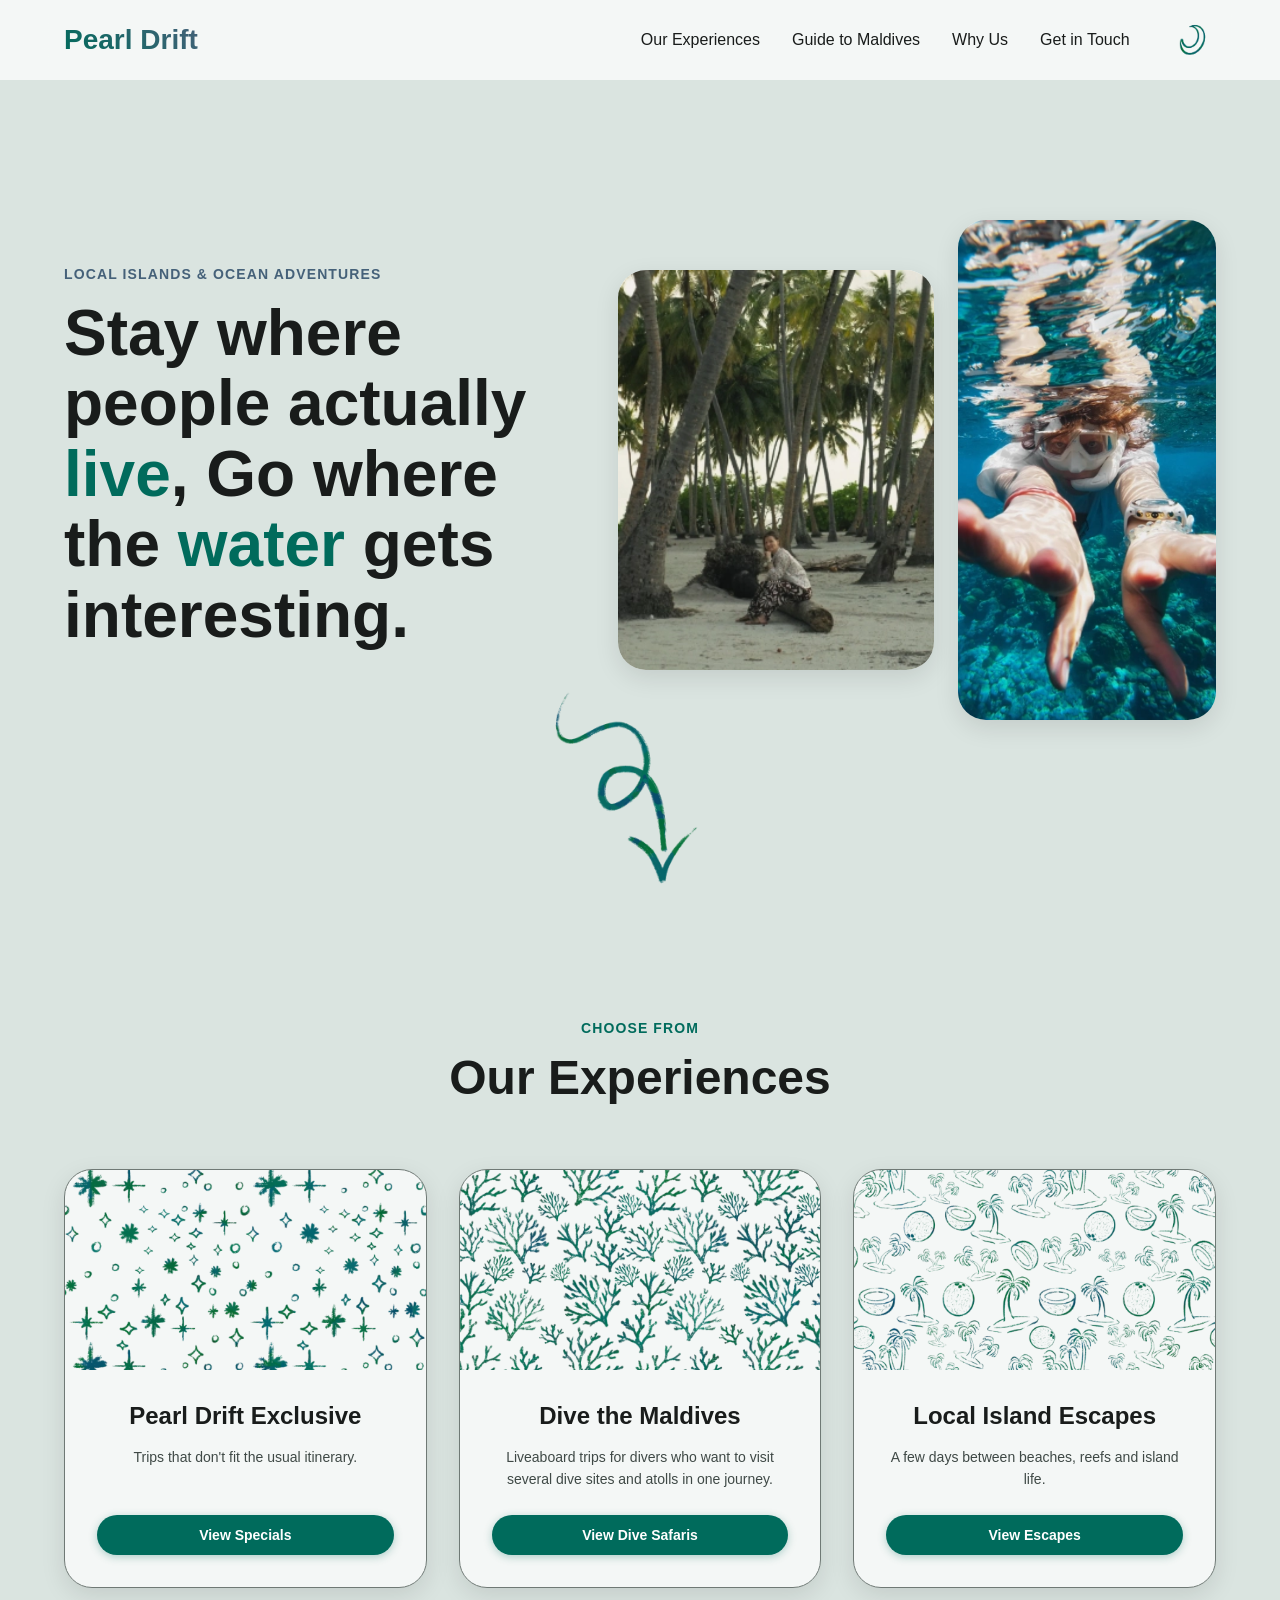
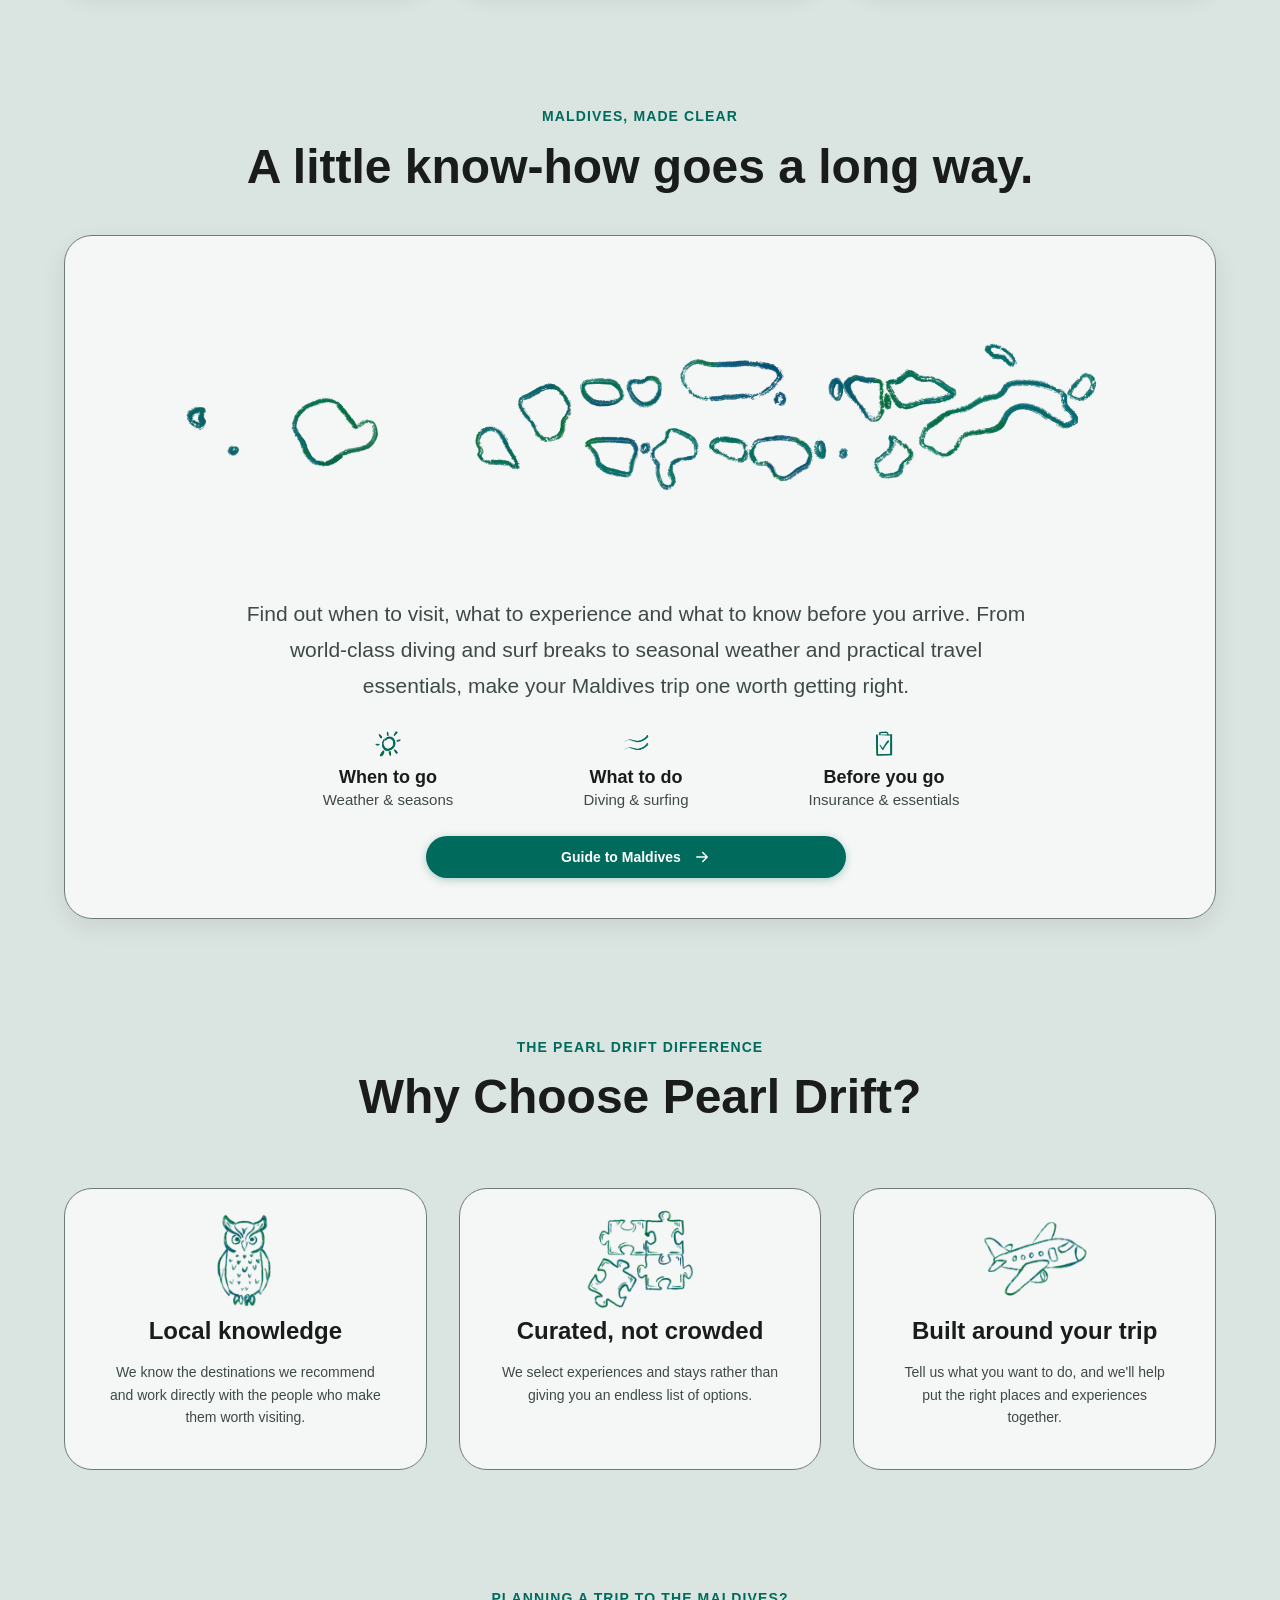
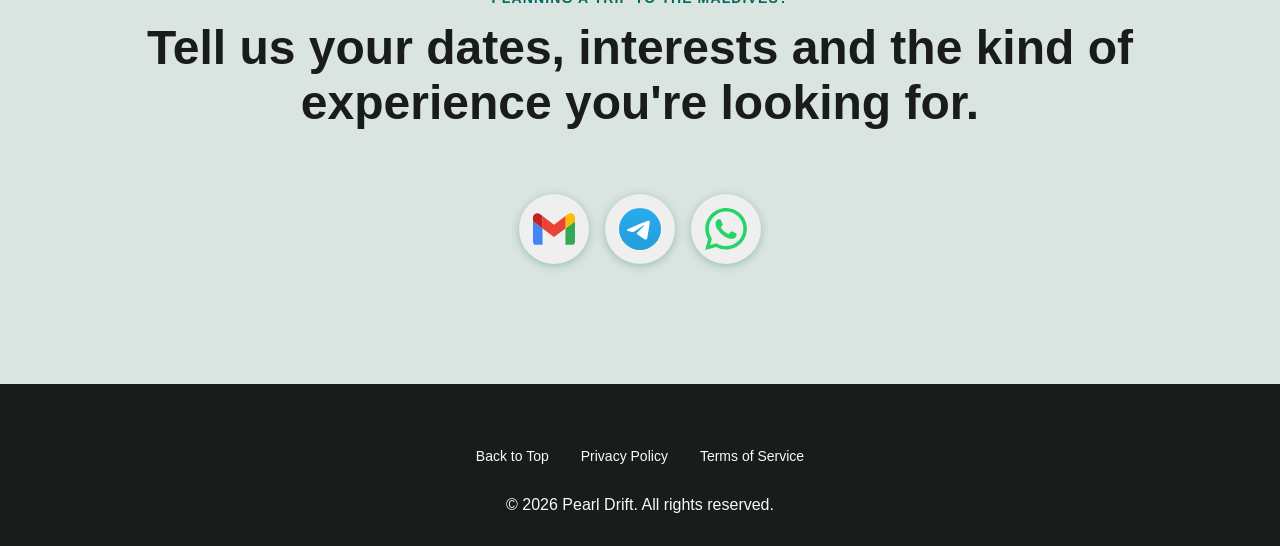
<file: index.html>
<!DOCTYPE html>
<html lang="en">
<head>
    <meta charset="UTF-8">
    <meta name="viewport" content="width=device-width, initial-scale=1.0">
    <title>Pearl Drift Tours</title>
    <link rel="icon" type="image/svg+xml" href="images/favi.svg">
    <link rel="stylesheet" href="css/common.css">
    <link rel="stylesheet" href="css/index.css">
</head>
<body>
    <header>
        <nav>
            <div class="nav-left">
                <a class="logo" href="index.html#home">Pearl Drift</a>
            </div>
            <div class="nav-controls">
                <button class="theme-toggle" onclick="toggleTheme()" aria-label="Toggle theme">
                    <img class="theme-icon" src="images/sm/moon.webp">
                </button>
                <button class="mobile-menu-toggle" aria-label="Open menu" aria-controls="nav-links" aria-expanded="false">
                    <span id="menu-icon" aria-hidden="true">☰</span>
                </button>
            </div>
            <ul class="nav-links" id="nav-links">
                <li class="mobile-menu-heading">
                    <div>
                        <span class="mobile-menu-eyebrow">Pearl Drift</span>
                        <span class="mobile-menu-title">Explore the islands</span>
                    </div>
                </li>
                <li><a href="#tours">Our Experiences</a></li>
                <li><a href="mald.html">Guide to Maldives</a></li>
                <li><a href="#about">Why Us</a></li>
                <li class="nav-cta"><a href="#contactUs">Get in Touch <span class="nav-cta-arrow" aria-hidden="true">→</span></a></li>
            </ul>
        </nav>
    </header>

    <section class="hero" id="home" aria-labelledby="hero-title">
        <div class="hero-content">
            <p class="section-kicker hero-kicker">Local islands & ocean adventures</p>
            <h1 id="hero-title">Stay where people actually <em>live</em>, Go where the <em>water</em> gets interesting.</h1>
        </div>
        <div class="hero-gallery" role="group" aria-label="Explore the Maldives">
            <div class="hero-image-card hero-image-card-landscape">
                <img class="hero-gallery-image" src="images/hero/heroL3s.webp" data-light-src="images/hero/heroL3s.webp" data-dark-src="images/hero/heroD3s.webp" alt="A sandy island beach shaded by palm trees">
            </div>
            <div class="hero-image-card hero-image-card-portrait">
                <img class="hero-gallery-image" src="images/hero/heroLs.webp" data-light-src="images/hero/heroLs.webp" data-dark-src="images/hero/heroDs.webp" alt="A diver swimming through clear tropical water">
            </div>
        </div>
        <a class="hero-scroll" href="#tours" aria-label="Scroll down to Our Experiences" onclick="event.preventDefault(); scrollToSection('tours')">
            <img class="hero-scroll-image" src="images/hero/arrL.webp" data-light-src="images/hero/arrL.webp" data-dark-src="images/hero/arrD.webp" alt="">
        </a>
    </section>
    <section class="tours" id="tours">
        <div class="tours-container">
            <p class="section-kicker">Choose From</p>
            <h2>Our Experiences</h2>
            <div class="tours-grid">
                <div class="tour-card">
                    <div class="tour-image">
                        <img class="tour-background" data-light-src="images/tcard/spe/specL.webp" data-dark-src="images/tcard/spe/specD.webp" src="images/tcard/spe/specL.webp" alt="A repeating illustration of palm trees and tropical foliage.">
                    </div>
                    <div class="tour-content">
                        <h3>Pearl Drift Exclusive </h3>
                        <p>Trips that don't fit the usual itinerary.</p>
                        <button class="learn-more-button" onclick="window.location.href='spec.html'">View Specials</button>
                    </div>
                </div>
                <div class="tour-card">
                    <div class="tour-image"><img class="tour-background" data-light-src="images/tcard/cor/corL.webp" data-dark-src="images/tcard/cor/corD.webp" src="images/tcard/cor/corL.webp" alt="A colorful coral reef beneath the water."></div>
                    <div class="tour-content">
                        <h3> Dive the Maldives </h3>
                        <p>Liveaboard trips for divers who want to visit several dive sites and atolls in one journey.</p>
                        <button class="learn-more-button" onclick="window.location.href='divesaf.html'">View Dive Safaris</button>
                    </div>
                </div>
                <div class="tour-card">
                    <div class="tour-image">
                        <img class="tour-background" data-light-src="images/tcard/pal/palL.webp" data-dark-src="images/tcard/pal/palD.webp" src="images/tcard/pal/palL.webp" alt="Illustrated tropical islands with palm trees and coconuts.">
                    </div>
                    <div class="tour-content">
                        <h3>Local Island Escapes</h3>
                        <p>A few days between beaches, reefs and island life.</p>
                        <button class="learn-more-button" onclick="window.location.href='local.html'">View Escapes</button>
                    </div>
                    </div>
            </div>
        </div>
    </section>

    <section class="maldives-teaser" aria-labelledby="maldives-teaser-title">
        <div class="maldives-teaser-heading">
            <p class="maldives-teaser-kicker">Maldives, made clear</p>
            <h2 id="maldives-teaser-title">A little know-how goes a long way.</h2>
        </div>
        <div class="maldives-teaser-container">
            <div class="maldives-teaser-image-frame">
                <img class="maldives-teaser-image" data-light-src="images/mald/maldL.webp" data-dark-src="images/mald/maldD.webp" src="images/mald/maldL.webp" alt="Maldives island scenery" loading="lazy">
            </div>
            <div class="maldives-teaser-content">
                <p class="maldives-teaser-intro">Find out when to visit, what to experience and what to know before you arrive. From world-class diving and surf breaks to seasonal weather and practical travel essentials, make your Maldives trip one worth getting right.</p>
                <div class="maldives-teaser-highlights">
                    <div class="maldives-teaser-highlight">
                        <span class="maldives-teaser-icon" aria-hidden="true">
                            <img src="images/ico/blog/jmL.webp" data-light-src="images/ico/blog/jmL.webp" data-dark-src="images/ico/blog/jmD.webp" alt="">
                        </span>
                        <strong>When to go</strong>
                        <span>Weather &amp; seasons</span>
                    </div>
                    <div class="maldives-teaser-highlight">
                        <span class="maldives-teaser-icon" aria-hidden="true">
                            <img src="images/ico/blog/winL.webp" data-light-src="images/ico/blog/winL.webp" data-dark-src="images/ico/blog/winD.webp" alt="">
                        </span>
                        <strong>What to do</strong>
                        <span>Diving &amp; surfing</span>
                    </div>
                    <div class="maldives-teaser-highlight">
                        <span class="maldives-teaser-icon" aria-hidden="true">
                            <img src="images/ico/blog/cliL.webp" data-light-src="images/ico/blog/cliL.webp" data-dark-src="images/ico/blog/cliD.webp" alt="">
                        </span>
                        <strong>Before you go</strong>
                        <span>Insurance &amp; essentials</span>
                    </div>
                </div>
                <a class="maldives-teaser-button" href="mald.html">
                    Guide to Maldives
                    <svg viewBox="0 0 24 24" aria-hidden="true"><path d="M5 12h14m-6-6 6 6-6 6"></path></svg>
                </a>
            </div>
        </div>
    </section>

    <section class="features" id="about">
        <div class="features-container">
            <p class="section-kicker">The Pearl Drift difference</p>
            <h2>Why Choose Pearl Drift?</h2>
            <div class="features-grid">
                <div class="feature-card">
                    <div class="feature-icon"><img class="feature-theme-icon" src="images/ico/abt/owlL.webp" data-light-src="images/ico/abt/owlL.webp" data-dark-src="images/ico/abt/owlD.webp"></div>
                    <h3>Local knowledge</h3>
                    <p>We know the destinations we recommend and work directly with the people who make them worth visiting.</p>
                </div>
                <div class="feature-card">
                    <div class="feature-icon"><img class="feature-theme-icon" src="images/ico/abt/puzzL.webp" data-light-src="images/ico/abt/puzzL.webp" data-dark-src="images/ico/abt/puzzD.webp"></div>
                    <h3>Curated, not crowded</h3>
                    <p>We select experiences and stays rather than giving you an endless list of options.</p>
                </div>
                <div class="feature-card">
                    <div class="feature-icon"><img class="feature-theme-icon" src="images/ico/abt/plaL.webp" data-light-src="images/ico/abt/plaL.webp" data-dark-src="images/ico/abt/plaD.webp"></div>
                    <h3>Built around your trip</h3>
                    <p>Tell us what you want to do, and we'll help put the right places and experiences together.</p>
                </div>
            </div>
        </div>
    </section>

    <section class="contact" id="contactUs">
        <div class="contact-container">
            <p class="section-kicker">Planning a trip to the maldives?</p>
            <h2>Tell us your dates, interests and the kind of experience you're looking for. </h2>
            <div class="contact-grid">
                <div class="contact-card">
                    <!-- <div class="feature-icon"><img class="feature-theme-icon" src="images/ico/contact/envL.webp" data-light-src="images/ico/contact/envL.webp" data-dark-src="images/ico/contact/envD.webp"></div>
                    <h3> </h3>
                    <br> -->
                        <div class="modal-buttons">
                            <button class="social-button" onclick="redirectContact('email')"><img src="images/ico/contact/gma.svg" alt="Email"></button>
                            <button class="social-button" onclick="redirectContact('telegram')"><img src="images/ico/contact/tele.svg" alt="Telegram"></button>
                            <button class="social-button" onclick="redirectContact('whatsapp')"><img src="images/ico/contact/wha.svg" alt="WhatsApp"></button>
                        </div>
                </div>
                
            </div>
        </div>
    </section>

    <footer id="contact">
        <div class="footer-content">
            <div class="footer-links">
                <a href="#home">Back to Top</a>
                <a href="privacy.html">Privacy Policy</a>
                <a href="terms.html">Terms of Service</a>
            </div>
            <p>&copy;  2026 Pearl Drift. All rights reserved.</p>
        </div>
    </footer>

    
</body>
<script>
        // Theme Management
        function toggleTheme() {
            const currentTheme = document.documentElement.getAttribute('data-theme');
            const newTheme = currentTheme === 'dark' ? 'light' : 'dark';
            
            document.documentElement.setAttribute('data-theme', newTheme);
            document.querySelectorAll('.theme-icon').forEach(img => {
                img.src = newTheme === 'dark' ? 'images/sm/sun.webp' : 'images/sm/moon.webp';
            });
            // Update hero image for the selected theme
            updateHeroImage(newTheme);
            // Save theme preference
            localStorage.setItem('theme', newTheme);
        }

        // Load saved theme
        function loadTheme() {
            const savedTheme = localStorage.getItem('theme') || 'light';
            document.documentElement.setAttribute('data-theme', savedTheme);
            document.querySelectorAll('.theme-icon').forEach(img => {
                img.src = savedTheme === 'dark' ? 'images/sm/sun.webp' : 'images/sm/moon.webp';
            });
            // Ensure hero image matches saved theme
            updateHeroImage(savedTheme);
        }

        // Update theme-specific images
        function updateHeroImage(theme) {
            document.querySelectorAll('.hero-gallery-image, .hero-scroll-image, .tour-background, .feature-theme-icon, .maldives-teaser-image, .maldives-teaser-icon img').forEach(image => {
                const source = image.dataset[`${theme}Src`];
                if (source) image.src = source;
            });
        }

        function updateTourDescriptionFade(paragraph) {
            const isScrollable = paragraph.scrollHeight > paragraph.clientHeight + 1;
            const isAtScrollEnd = paragraph.scrollTop + paragraph.clientHeight >= paragraph.scrollHeight - 1;

            paragraph.classList.toggle('is-scrollable', isScrollable);
            paragraph.classList.toggle('is-at-scroll-end', isScrollable && isAtScrollEnd);

            if (isScrollable) {
                paragraph.setAttribute('tabindex', '0');
            } else {
                paragraph.removeAttribute('tabindex');
            }
        }

        function setupTourDescriptionFades() {
            const paragraphs = document.querySelectorAll('.tour-content p');
            paragraphs.forEach(paragraph => {
                paragraph.addEventListener('scroll', () => updateTourDescriptionFade(paragraph), { passive: true });
                updateTourDescriptionFade(paragraph);
            });
            window.addEventListener('resize', () => paragraphs.forEach(updateTourDescriptionFade));
        }

        // Smooth scrolling
        function scrollToSection(sectionId) {
            document.getElementById(sectionId).scrollIntoView({
                behavior: 'smooth'
            });
        }

        // Header scroll effect
        window.addEventListener('scroll', () => {
            const header = document.querySelector('header');
            if (window.scrollY > 100) {
                header.style.boxShadow = '0 4px 20px rgba(0, 0, 0, 0.1)';
            } else {
                header.style.boxShadow = 'none';
            }
        });

        // Animate elements on scroll
        const observerOptions = {
            threshold: 0.1,
            rootMargin: '0px 0px -50px 0px'
        };

        const observer = new IntersectionObserver((entries) => {
            entries.forEach(entry => {
                if (entry.isIntersecting) {
                    entry.target.style.animationPlayState = 'running';
                }
            });
        }, observerOptions);

        // Observe all animatable elements
        document.querySelectorAll('.feature-card, .tour-card').forEach(el => {
            observer.observe(el);
        });

        // Add click interactions for navigation
        document.querySelectorAll('.nav-links a').forEach(link => {
            link.addEventListener('click', (e) => {
                const targetUrl = new URL(link.href);
                if (targetUrl.origin !== window.location.origin ||
                    targetUrl.pathname !== window.location.pathname ||
                    !targetUrl.hash) {
                    return;
                }

                const targetId = decodeURIComponent(targetUrl.hash.slice(1));
                const target = document.getElementById(targetId);
                if (!target) return;

                e.preventDefault();
                target.scrollIntoView({ behavior: 'smooth' });
            });
        });

        // Initialize theme on page load
        document.addEventListener('DOMContentLoaded', function() {
            loadTheme();
            setupTourDescriptionFades();
        });

        // Redirect to chosen contact method
function redirectContact(method) {
    if (method === 'email') {
        // Simple mobile detection
        const isMobile = /Android|iPhone|iPad|iPod/i.test(navigator.userAgent);

        if (isMobile) {
            // Open default mobile email app
            window.location.href = 'mailto:tinyislets@gmail.com?subject=Tour%20Enquiry&body=Hi%20Pearl%20Drift%2C%0A%0AI%27m%20interested%20in%20your%20tour%20packages.%20Please%20send%20me%20more%20details.';
        } else {
            // Open Gmail compose in desktop browser
            window.open(
                'https://mail.google.com/mail/?view=cm&fs=1&to=tinyislets@gmail.com&su=Tour%20Enquiry&body=Hi%20Pearl%20Drift%2C%0A%0AI%27m%20interested%20in%20your%20tour%20packages.%20Please%20send%20me%20more%20details.',
                '_blank'
            );
        }
    } else if (method === 'telegram') {
        window.open('https://t.me/pearlDrift', '_blank');
    } else if (method === 'whatsapp') {
        window.open('https://wa.me/message/65AGSTP42DCWM1', '_blank');
    }
}
    </script>
    <script src="js/mobile-menu.js"></script>
</html>
</file>
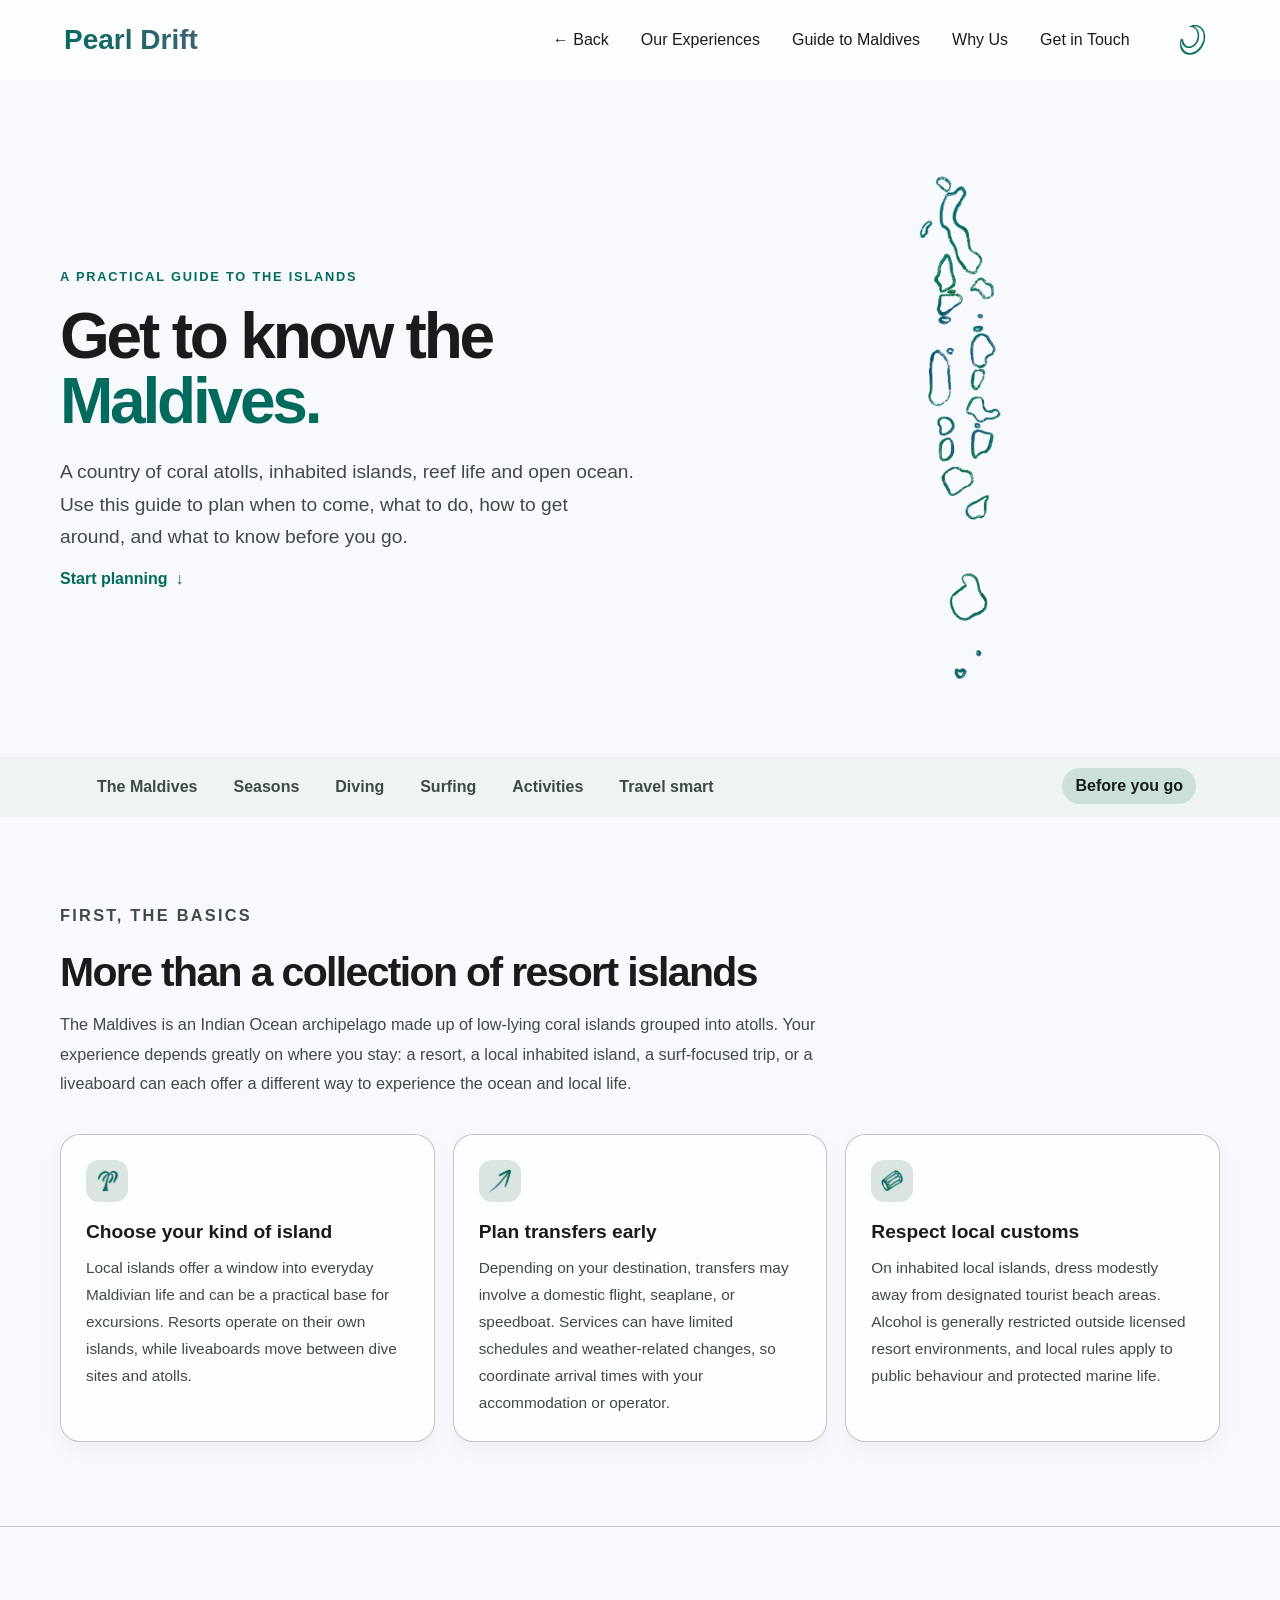
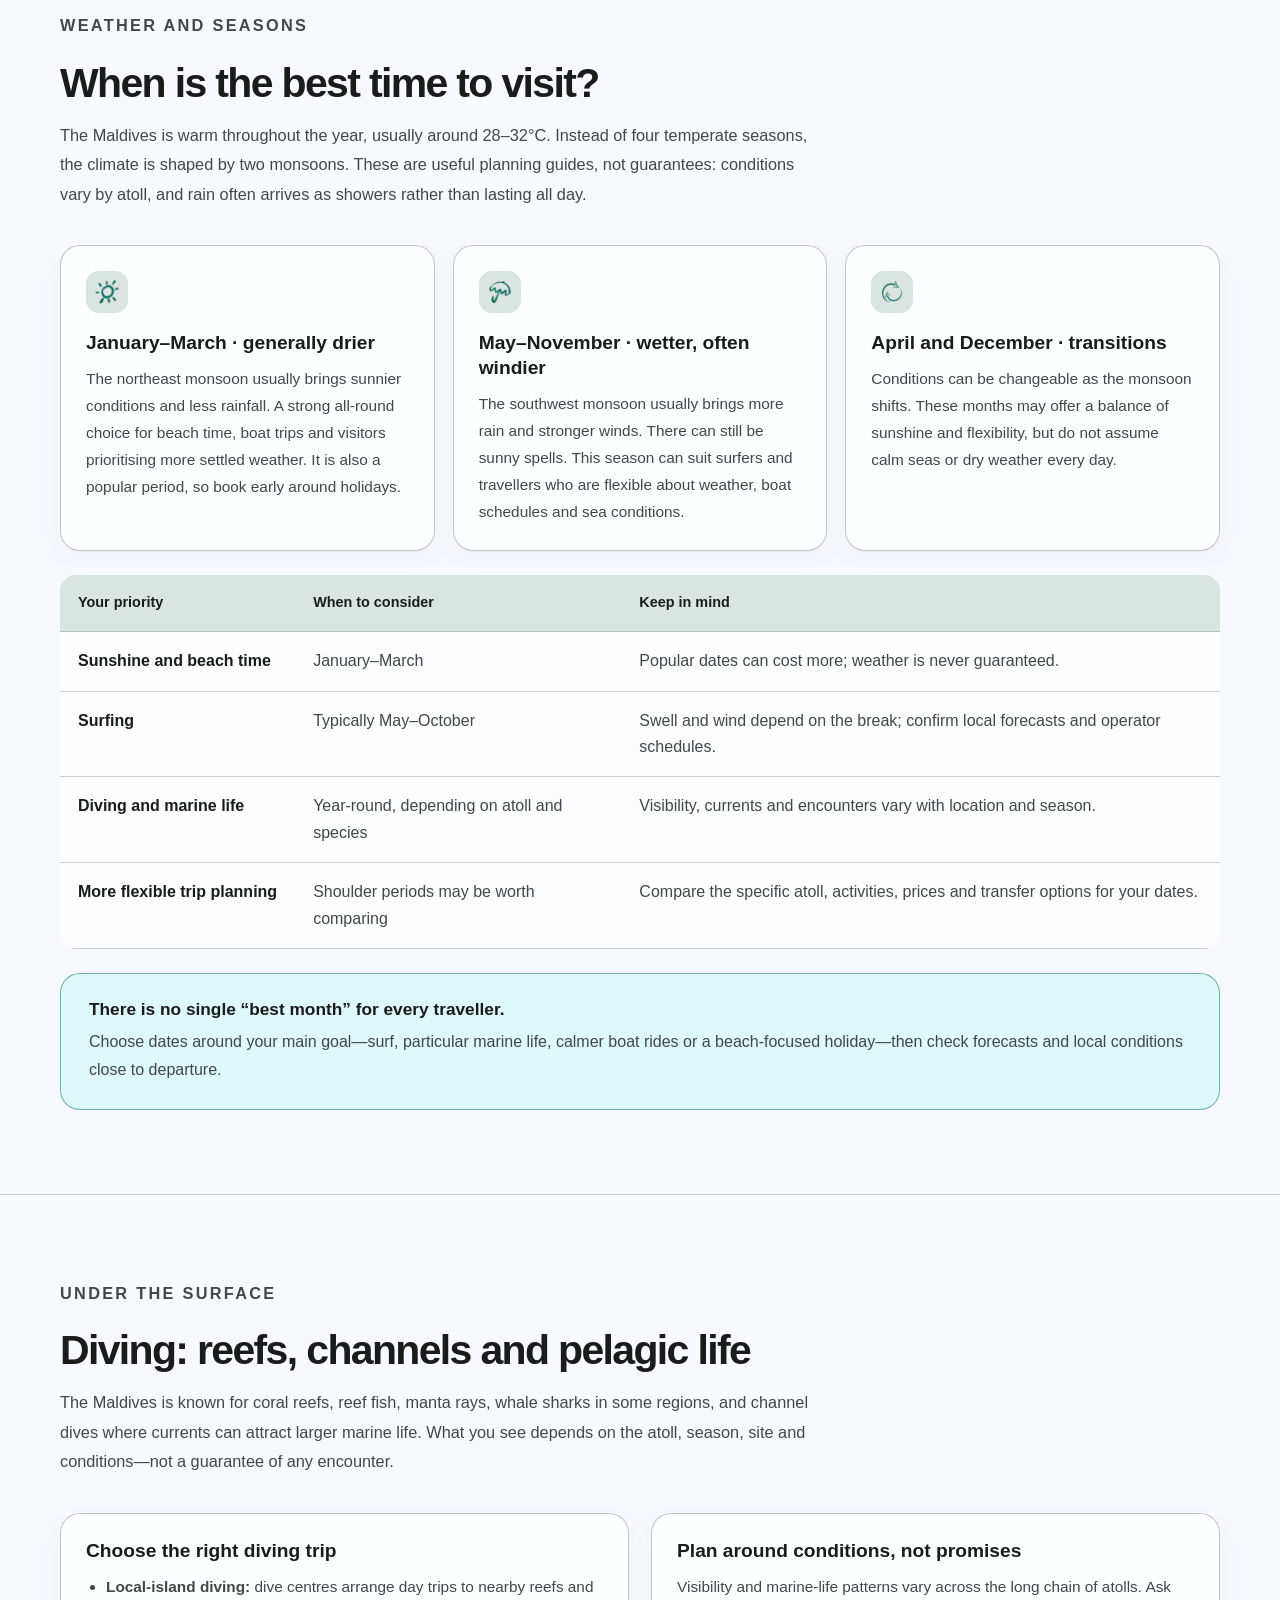
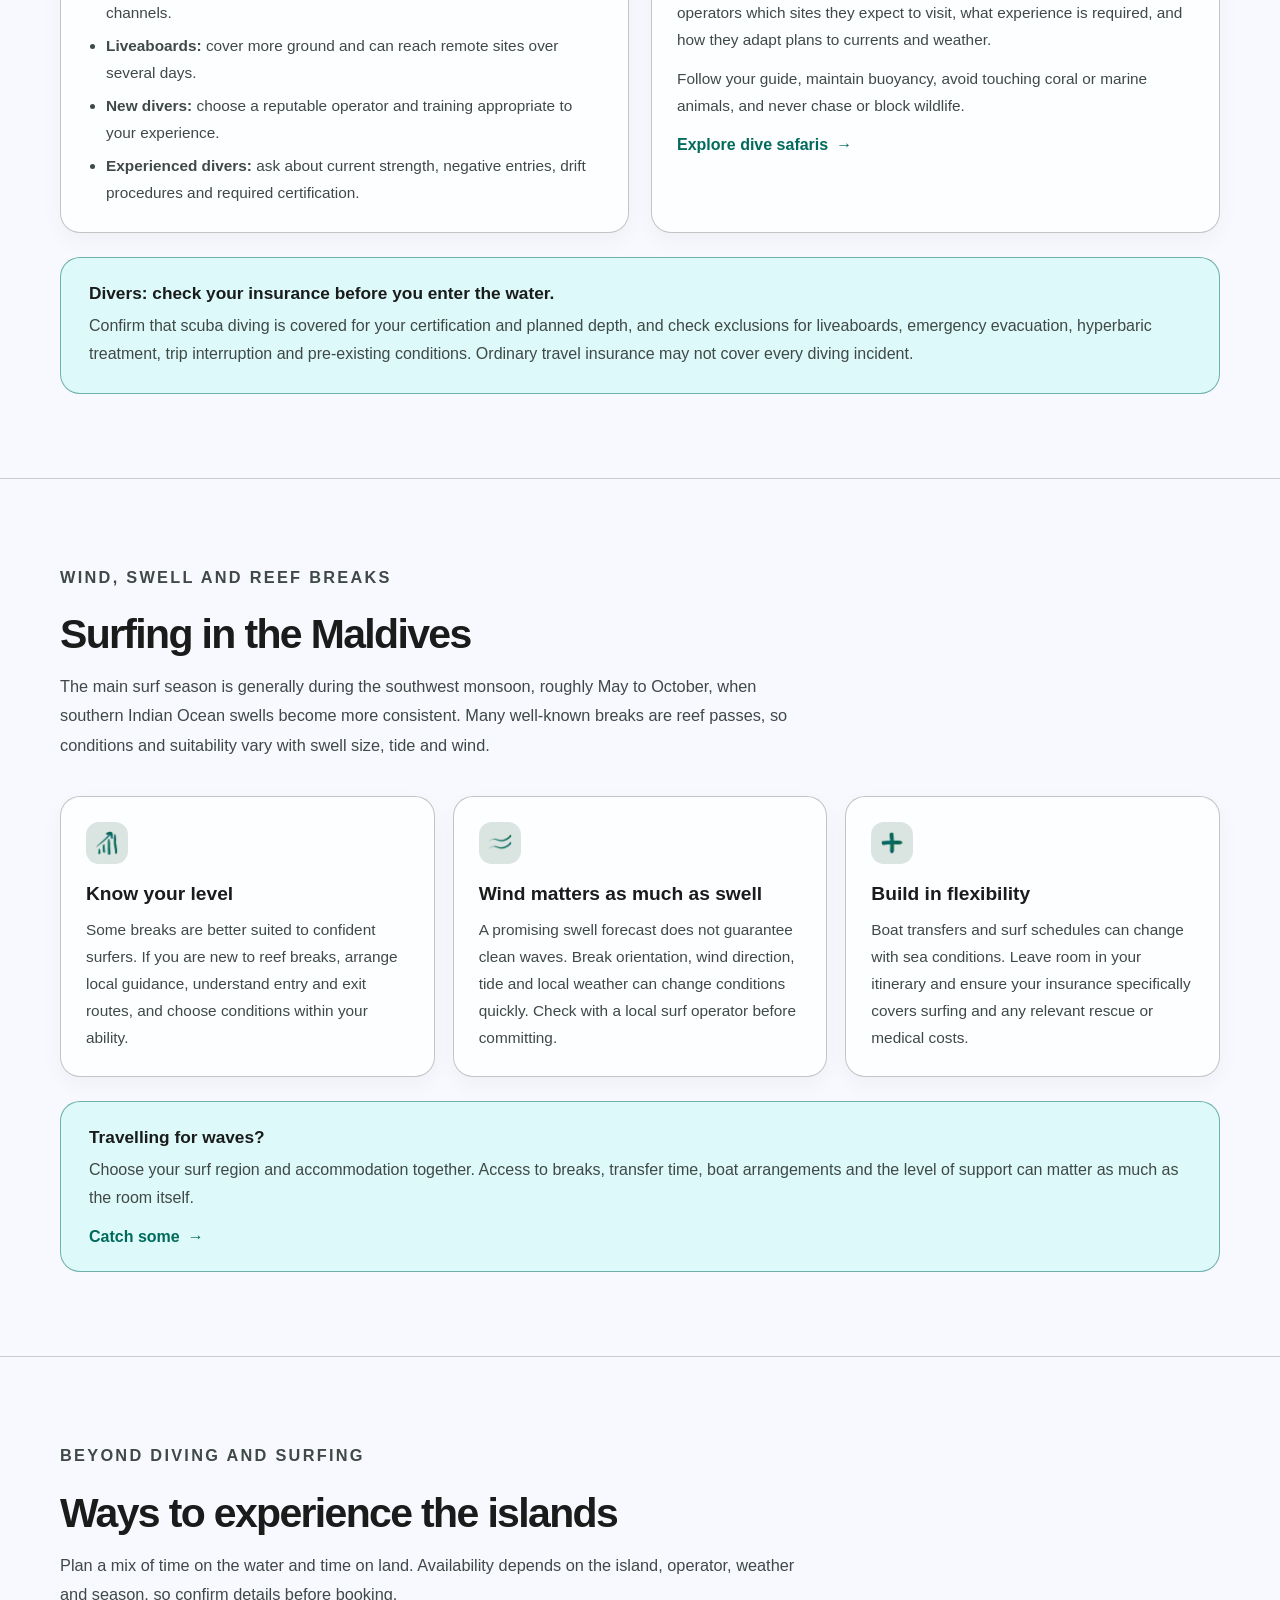
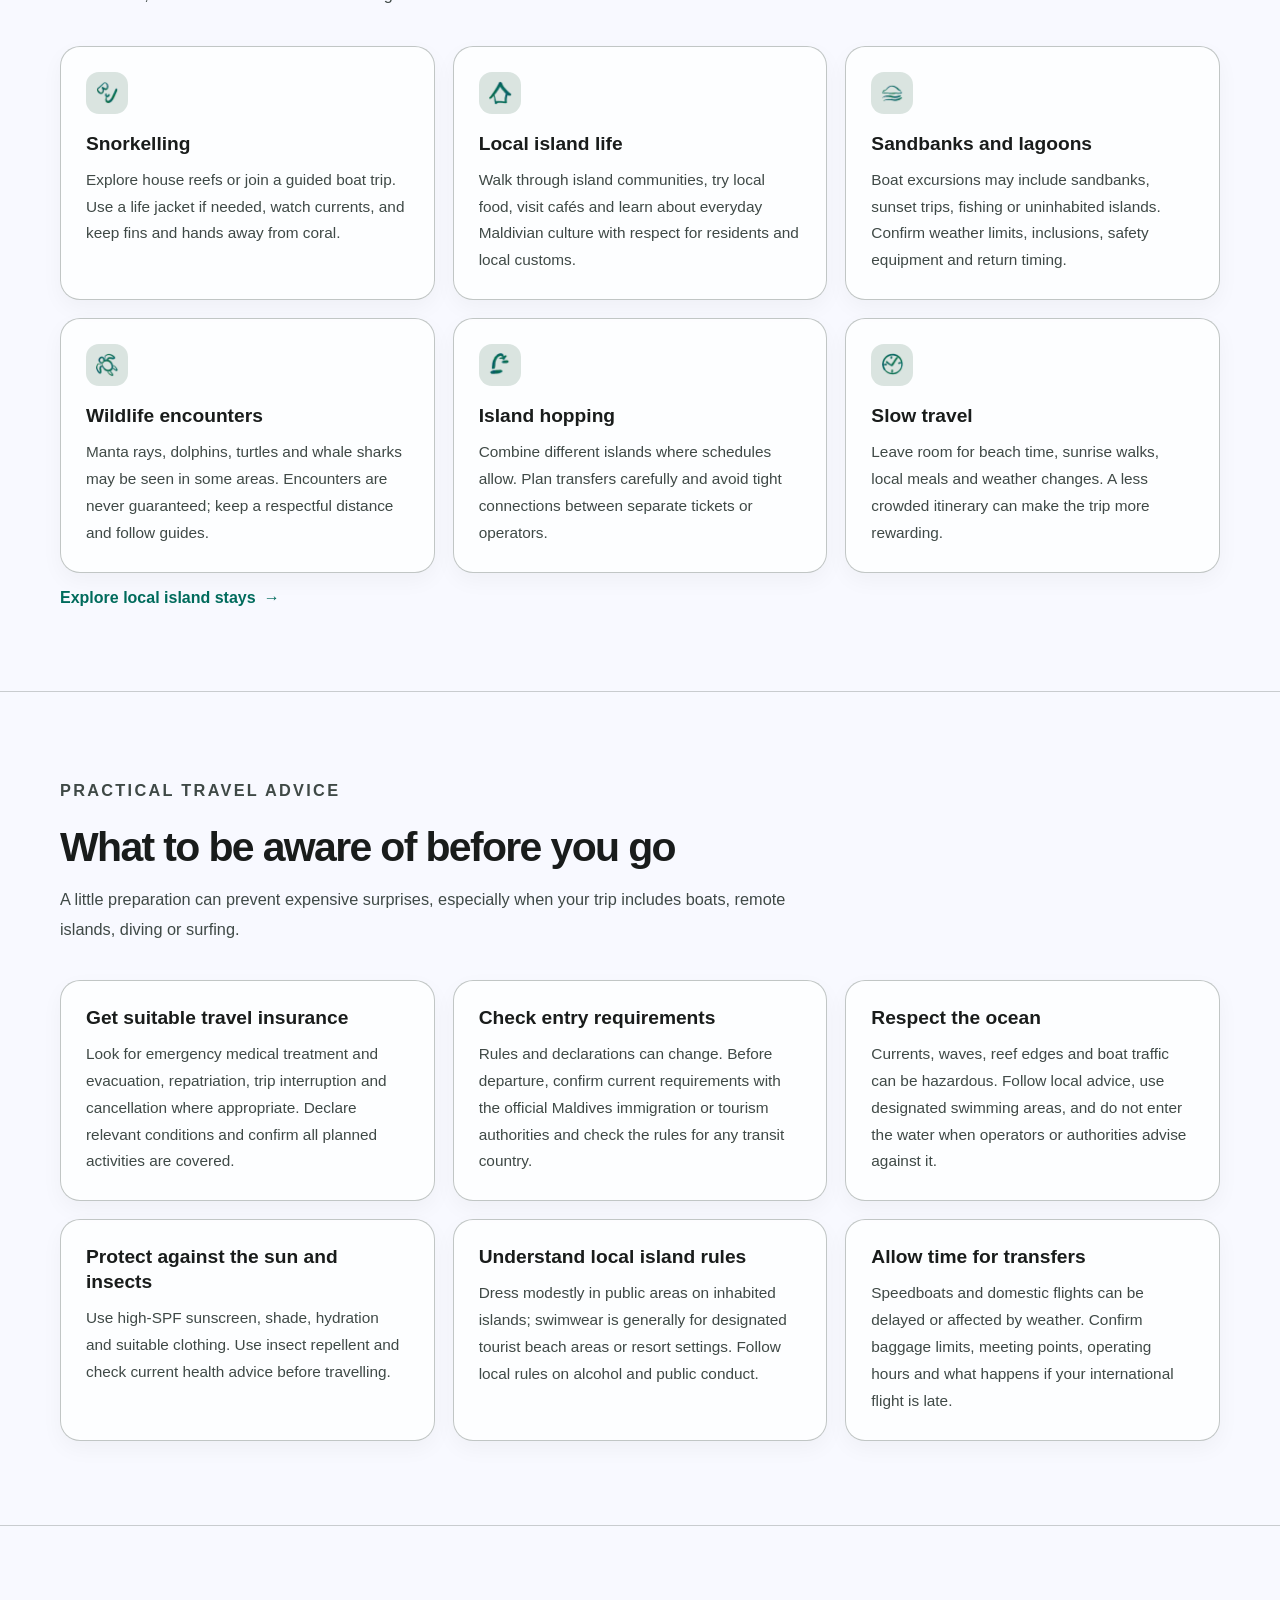
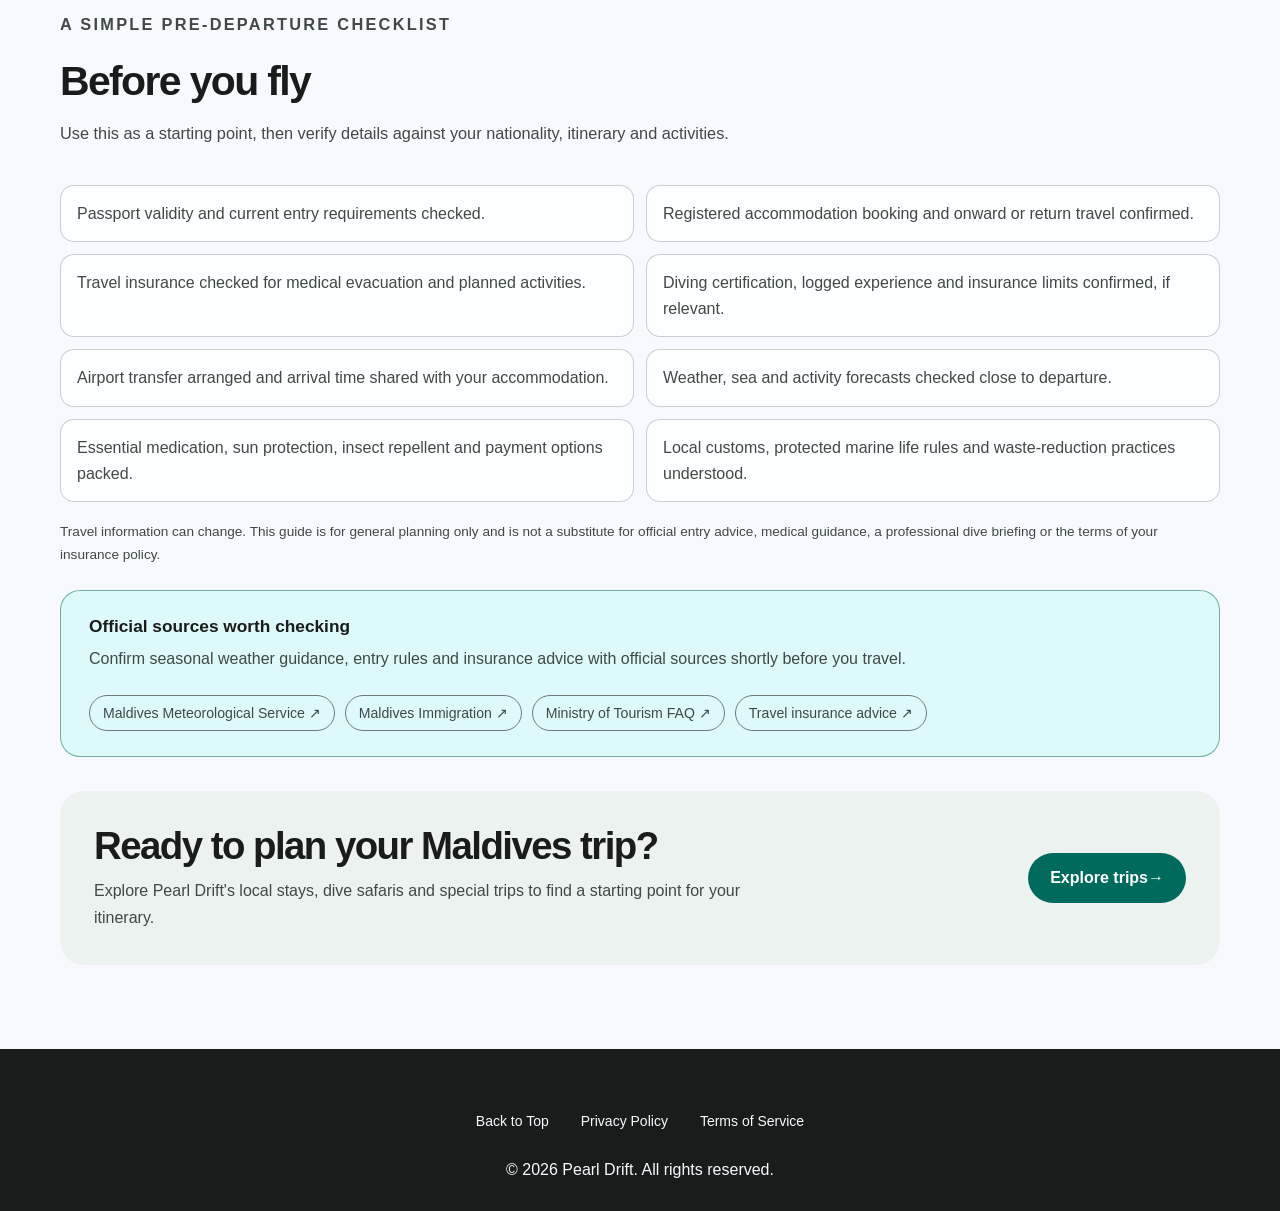
<file: mald.html>
<!DOCTYPE html>
<html lang="en">
<head>
    <meta charset="UTF-8">
    <meta name="viewport" content="width=device-width, initial-scale=1.0">
    <title>About the Maldives | Travel Guide | Pearl Drift</title>
    <meta name="description" content="Plan your Maldives trip with Pearl Drift’s guide to weather seasons, diving, surfing, local islands, travel insurance and practical advice.">
    <link rel="icon" type="image/svg+xml" href="images/favi.svg">
    <link rel="stylesheet" href="css/common.css">
    <link rel="stylesheet" href="css/mald.css">
</head>
<body>
    <header>
        <nav>
            <div class="nav-left">
                <a class="logo" href="index.html#home">Pearl Drift</a>
            </div>
            <div class="nav-controls">
                <!-- Mobile Back button -->
                <a href="javascript:history.back()" class="back-link back-mobile">← Back</a>
                <button class="theme-toggle" onclick="toggleTheme()" aria-label="Toggle theme">
                    <img class="theme-icon" src="images/sm/moon.webp">
                </button>
                <button class="mobile-menu-toggle" aria-label="Open menu" aria-controls="nav-links" aria-expanded="false">
                    <span id="menu-icon" aria-hidden="true">☰</span>
                </button>
            </div>
            <ul class="nav-links" id="nav-links">
                <li class="mobile-menu-heading">
                    <div>
                        <span class="mobile-menu-eyebrow">Pearl Drift</span>
                        <span class="mobile-menu-title">Explore the islands</span>
                    </div>
                </li>
                <!-- Desktop Back button -->
                <li class="back-desktop"><a href="javascript:history.back()">← Back</a></li>
                <li><a href="index.html#tours">Our Experiences</a></li>
                <li><a href="mald.html">Guide to Maldives</a></li>
                <li><a href="index.html#about">Why Us</a></li>
                <li class="nav-cta"><a href="index.html#contactUs">Get in Touch <span class="nav-cta-arrow" aria-hidden="true">→</span></a></li>
            </ul>
        </nav>
    </header>

<main class="maldives-page">
    <section class="maldives-wrap maldives-hero" id="top">
        <div>
            <p class="maldives-kicker">A practical guide to the islands</p>
            <h1>Get to know the <span>Maldives.</span></h1>
            <p class="maldives-lede">A country of coral atolls, inhabited islands, reef life and open ocean. Use this guide to plan when to come, what to do, how to get around, and what to know before you go.</p>
            <a class="maldives-link" href="#when-to-visit">Start planning <span aria-hidden="true">↓</span></a>
        </div>
        <div class="maldives-hero-media">
            <img data-light-src="images/mald/maldL.webp" data-dark-src="images/mald/maldD.webp" src="images/mald/maldL.webp" alt="A visitor floating in the clear waters of the Maldives" fetchpriority="high">
            <!-- <div class="maldives-image-note">Warm water, living reefs, and island life beyond the postcard.</div> -->
        </div>
    </section>

    <div class="maldives-jumpbar" aria-label="On this page">
        <nav>
            <a href="#know-maldives">The Maldives</a>
            <a href="#when-to-visit">Seasons</a>
            <a href="#diving">Diving</a>
            <a href="#surfing">Surfing</a>
            <a href="#other-activities">Activities</a>
            <a href="#travel-smart">Travel smart</a>
            <a href="#before-you-go">Before you go</a>
        </nav>
    </div>

    <section class="maldives-section" id="know-maldives">
        <div class="maldives-wrap">
            <div class="maldives-section-head">
                <p class="maldives-kicker">First, the basics</p>
                <h2>More than a collection of resort islands</h2>
                <p>The Maldives is an Indian Ocean archipelago made up of low-lying coral islands grouped into atolls. Your experience depends greatly on where you stay: a resort, a local inhabited island, a surf-focused trip, or a liveaboard can each offer a different way to experience the ocean and local life.</p>
            </div>
            <div class="maldives-grid">
                <article class="maldives-card">
                    <div class="maldives-icon" aria-hidden="true"><img class="icon-img" src="images/ico/blog/pamL.webp" data-light-src="images/ico/blog/pamL.webp" data-dark-src="images/ico/blog/pamD.webp" alt=""></div>
                    <h3>Choose your kind of island</h3>
                    <p>Local islands offer a window into everyday Maldivian life and can be a practical base for excursions. Resorts operate on their own islands, while liveaboards move between dive sites and atolls.</p>
                </article>
                <article class="maldives-card">
                    <div class="maldives-icon" aria-hidden="true"><img class="icon-img" src="images/ico/blog/plaL.webp" data-light-src="images/ico/blog/plaL.webp" data-dark-src="images/ico/blog/plaD.webp" alt=""></div>
                    <h3>Plan transfers early</h3>
                    <p>Depending on your destination, transfers may involve a domestic flight, seaplane, or speedboat. Services can have limited schedules and weather-related changes, so coordinate arrival times with your accommodation or operator.</p>
                </article>
                <article class="maldives-card">
                    <div class="maldives-icon" aria-hidden="true"><img class="icon-img" src="images/ico/blog/locL.webp" data-light-src="images/ico/blog/locL.webp" data-dark-src="images/ico/blog/locD.webp" alt=""></div>
                    <h3>Respect local customs</h3>
                    <p>On inhabited local islands, dress modestly away from designated tourist beach areas. Alcohol is generally restricted outside licensed resort environments, and local rules apply to public behaviour and protected marine life.</p>
                </article>
            </div>
        </div>
    </section>

    <section class="maldives-section" id="when-to-visit">
        <div class="maldives-wrap">
            <div class="maldives-section-head">
                <p class="maldives-kicker">Weather and seasons</p>
                <h2>When is the best time to visit?</h2>
                <p>The Maldives is warm throughout the year, usually around 28–32°C. Instead of four temperate seasons, the climate is shaped by two monsoons. These are useful planning guides, not guarantees: conditions vary by atoll, and rain often arrives as showers rather than lasting all day.</p>
            </div>
            <div class="maldives-grid">
                <article class="maldives-card">
                    <div class="maldives-icon" aria-hidden="true"><img class="icon-img" src="images/ico/blog/jmL.webp" data-light-src="images/ico/blog/jmL.webp" data-dark-src="images/ico/blog/jmD.webp" alt=""></div>
                    <h3>January–March · generally drier</h3>
                    <p>The northeast monsoon usually brings sunnier conditions and less rainfall. A strong all-round choice for beach time, boat trips and visitors prioritising more settled weather. It is also a popular period, so book early around holidays.</p>
                </article>
                <article class="maldives-card">
                    <div class="maldives-icon" aria-hidden="true"><img class="icon-img" src="images/ico/blog/umbL.webp" data-light-src="images/ico/blog/umbL.webp" data-dark-src="images/ico/blog/umbD.webp" alt=""></div>
                    <h3>May–November · wetter, often windier</h3>
                    <p>The southwest monsoon usually brings more rain and stronger winds. There can still be sunny spells. This season can suit surfers and travellers who are flexible about weather, boat schedules and sea conditions.</p>
                </article>
                <article class="maldives-card">
                    <div class="maldives-icon" aria-hidden="true"><img class="icon-img" src="images/ico/blog/traL.webp" data-light-src="images/ico/blog/traL.webp" data-dark-src="images/ico/blog/traD.webp" alt=""></div>
                    <h3>April and December · transitions</h3>
                    <p>Conditions can be changeable as the monsoon shifts. These months may offer a balance of sunshine and flexibility, but do not assume calm seas or dry weather every day.</p>
                </article>
            </div>
            <table class="maldives-season-table">
                <thead><tr><th>Your priority</th><th>When to consider</th><th>Keep in mind</th></tr></thead>
                <tbody>
                    <tr><td>Sunshine and beach time</td><td>January–March</td><td>Popular dates can cost more; weather is never guaranteed.</td></tr>
                    <tr><td>Surfing</td><td>Typically May–October</td><td>Swell and wind depend on the break; confirm local forecasts and operator schedules.</td></tr>
                    <tr><td>Diving and marine life</td><td>Year-round, depending on atoll and species</td><td>Visibility, currents and encounters vary with location and season.</td></tr>
                    <tr><td>More flexible trip planning</td><td>Shoulder periods may be worth comparing</td><td>Compare the specific atoll, activities, prices and transfer options for your dates.</td></tr>
                </tbody>
            </table>
            <div class="maldives-callout">
                <strong>There is no single “best month” for every traveller.</strong>
                <p>Choose dates around your main goal—surf, particular marine life, calmer boat rides or a beach-focused holiday—then check forecasts and local conditions close to departure.</p>
            </div>
        </div>
    </section>

    <section class="maldives-section" id="diving">
        <div class="maldives-wrap">
            <div class="maldives-section-head">
                <p class="maldives-kicker">Under the surface</p>
                <h2>Diving: reefs, channels and pelagic life</h2>
                <p>The Maldives is known for coral reefs, reef fish, manta rays, whale sharks in some regions, and channel dives where currents can attract larger marine life. What you see depends on the atoll, season, site and conditions—not a guarantee of any encounter.</p>
            </div>
            <div class="maldives-split">
                <article class="maldives-card">
                    <h3>Choose the right diving trip</h3>
                    <ul>
                        <li><strong>Local-island diving:</strong> dive centres arrange day trips to nearby reefs and channels.</li>
                        <li><strong>Liveaboards:</strong> cover more ground and can reach remote sites over several days.</li>
                        <li><strong>New divers:</strong> choose a reputable operator and training appropriate to your experience.</li>
                        <li><strong>Experienced divers:</strong> ask about current strength, negative entries, drift procedures and required certification.</li>
                    </ul>
                </article>
                <article class="maldives-card">
                    <h3>Plan around conditions, not promises</h3>
                    <p>Visibility and marine-life patterns vary across the long chain of atolls. Ask operators which sites they expect to visit, what experience is required, and how they adapt plans to currents and weather.</p>
                    <p class="maldives-safety-note">Follow your guide, maintain buoyancy, avoid touching coral or marine animals, and never chase or block wildlife.</p>
                    <a class="maldives-link" href="divesaf.html">Explore dive safaris <span aria-hidden="true">→</span></a>
                </article>
            </div>
            <div class="maldives-callout">
                <strong>Divers: check your insurance before you enter the water.</strong>
                <p>Confirm that scuba diving is covered for your certification and planned depth, and check exclusions for liveaboards, emergency evacuation, hyperbaric treatment, trip interruption and pre-existing conditions. Ordinary travel insurance may not cover every diving incident.</p>
            </div>
        </div>
    </section>

    <section class="maldives-section" id="surfing">
        <div class="maldives-wrap">
            <div class="maldives-section-head">
                <p class="maldives-kicker">Wind, swell and reef breaks</p>
                <h2>Surfing in the Maldives</h2>
                <p>The main surf season is generally during the southwest monsoon, roughly May to October, when southern Indian Ocean swells become more consistent. Many well-known breaks are reef passes, so conditions and suitability vary with swell size, tide and wind.</p>
            </div>
            <div class="maldives-grid">
                <article class="maldives-card">
                    <div class="maldives-icon" aria-hidden="true"><img class="icon-img" src="images/ico/blog/levL.webp" data-light-src="images/ico/blog/levL.webp" data-dark-src="images/ico/blog/levD.webp" alt=""></div>
                    <h3>Know your level</h3>
                    <p>Some breaks are better suited to confident surfers. If you are new to reef breaks, arrange local guidance, understand entry and exit routes, and choose conditions within your ability.</p>
                </article>
                <article class="maldives-card">
                    <div class="maldives-icon" aria-hidden="true"><img class="icon-img" src="images/ico/blog/winL.webp" data-light-src="images/ico/blog/winL.webp" data-dark-src="images/ico/blog/winD.webp" alt=""></div>
                    <h3>Wind matters as much as swell</h3>
                    <p>A promising swell forecast does not guarantee clean waves. Break orientation, wind direction, tide and local weather can change conditions quickly. Check with a local surf operator before committing.</p>
                </article>
                <article class="maldives-card">
                    <div class="maldives-icon" aria-hidden="true"><img class="icon-img" src="images/ico/blog/pluL.webp" data-light-src="images/ico/blog/pluL.webp" data-dark-src="images/ico/blog/pluD.webp" alt=""></div>
                    <h3>Build in flexibility</h3>
                    <p>Boat transfers and surf schedules can change with sea conditions. Leave room in your itinerary and ensure your insurance specifically covers surfing and any relevant rescue or medical costs.</p>
                </article>
            </div>
            <div class="maldives-callout">
                <strong>Travelling for waves?</strong>
                <p>Choose your surf region and accommodation together. Access to breaks, transfer time, boat arrangements and the level of support can matter as much as the room itself.</p>
                <a class="maldives-link" href="local.html">Catch some<span aria-hidden="true">→</span></a>
            </div>
        </div>
    </section>

    <section class="maldives-section" id="other-activities">
        <div class="maldives-wrap">
            <div class="maldives-section-head">
                <p class="maldives-kicker">Beyond diving and surfing</p>
                <h2>Ways to experience the islands</h2>
                <p>Plan a mix of time on the water and time on land. Availability depends on the island, operator, weather and season, so confirm details before booking.</p>
            </div>
            <div class="maldives-grid">
                <article class="maldives-card">
                    <div class="maldives-icon" aria-hidden="true"><img class="icon-img" src="images/ico/blog/snoL.webp" data-light-src="images/ico/blog/snoL.webp" data-dark-src="images/ico/blog/snoD.webp" alt=""></div>
                    <h3>Snorkelling</h3><p>Explore house reefs or join a guided boat trip. Use a life jacket if needed, watch currents, and keep fins and hands away from coral.</p></article>
                <article class="maldives-card">
                    <div class="maldives-icon" aria-hidden="true"><img class="icon-img" src="images/ico/blog/lilL.webp" data-light-src="images/ico/blog/lilL.webp" data-dark-src="images/ico/blog/lilD.webp" alt=""></div>
                    <h3>Local island life</h3><p>Walk through island communities, try local food, visit cafés and learn about everyday Maldivian culture with respect for residents and local customs.</p></article>
                <article class="maldives-card">
                    <div class="maldives-icon" aria-hidden="true"><img class="icon-img" src="images/ico/blog/sanL.webp" data-light-src="images/ico/blog/sanL.webp" data-dark-src="images/ico/blog/sanD.webp" alt=""></div>
                    <h3>Sandbanks and lagoons</h3><p>Boat excursions may include sandbanks, sunset trips, fishing or uninhabited islands. Confirm weather limits, inclusions, safety equipment and return timing.</p></article>
                <article class="maldives-card">
                    <div class="maldives-icon" aria-hidden="true"><img class="icon-img" src="images/ico/blog/turL.webp" data-light-src="images/ico/blog/turL.webp" data-dark-src="images/ico/blog/turD.webp" alt=""></div>
                    <h3>Wildlife encounters</h3><p>Manta rays, dolphins, turtles and whale sharks may be seen in some areas. Encounters are never guaranteed; keep a respectful distance and follow guides.</p></article>
                <article class="maldives-card">
                    <div class="maldives-icon" aria-hidden="true"><img class="icon-img" src="images/ico/blog/hopL.webp" data-light-src="images/ico/blog/hopL.webp" data-dark-src="images/ico/blog/hopD.webp" alt=""></div>
                    <h3>Island hopping</h3><p>Combine different islands where schedules allow. Plan transfers carefully and avoid tight connections between separate tickets or operators.</p></article>
                <article class="maldives-card">
                    <div class="maldives-icon" aria-hidden="true"><img class="icon-img" src="images/ico/blog/sloL.webp" data-light-src="images/ico/blog/sloL.webp" data-dark-src="images/ico/blog/sloD.webp" alt=""></div>
                    <h3>Slow travel</h3><p>Leave room for beach time, sunrise walks, local meals and weather changes. A less crowded itinerary can make the trip more rewarding.</p></article>
            </div>
            <a class="maldives-link" href="local.html">Explore local island stays <span aria-hidden="true">→</span></a>
        </div>
    </section>

    <section class="maldives-section" id="travel-smart">
        <div class="maldives-wrap">
            <div class="maldives-section-head">
                <p class="maldives-kicker">Practical travel advice</p>
                <h2>What to be aware of before you go</h2>
                <p>A little preparation can prevent expensive surprises, especially when your trip includes boats, remote islands, diving or surfing.</p>
            </div>
            <div class="maldives-grid">
                <article class="maldives-card"><h3>Get suitable travel insurance</h3><p>Look for emergency medical treatment and evacuation, repatriation, trip interruption and cancellation where appropriate. Declare relevant conditions and confirm all planned activities are covered.</p></article>
                <article class="maldives-card"><h3>Check entry requirements</h3><p>Rules and declarations can change. Before departure, confirm current requirements with the official Maldives immigration or tourism authorities and check the rules for any transit country.</p></article>
                <article class="maldives-card"><h3>Respect the ocean</h3><p>Currents, waves, reef edges and boat traffic can be hazardous. Follow local advice, use designated swimming areas, and do not enter the water when operators or authorities advise against it.</p></article>
                <article class="maldives-card"><h3>Protect against the sun and insects</h3><p>Use high-SPF sunscreen, shade, hydration and suitable clothing. Use insect repellent and check current health advice before travelling.</p></article>
                <article class="maldives-card"><h3>Understand local island rules</h3><p>Dress modestly in public areas on inhabited islands; swimwear is generally for designated tourist beach areas or resort settings. Follow local rules on alcohol and public conduct.</p></article>
                <article class="maldives-card"><h3>Allow time for transfers</h3><p>Speedboats and domestic flights can be delayed or affected by weather. Confirm baggage limits, meeting points, operating hours and what happens if your international flight is late.</p></article>
            </div>
        </div>
    </section>

    <section class="maldives-section" id="before-you-go">
        <div class="maldives-wrap">
            <div class="maldives-section-head">
                <p class="maldives-kicker">A simple pre-departure checklist</p>
                <h2>Before you fly</h2>
                <p>Use this as a starting point, then verify details against your nationality, itinerary and activities.</p>
            </div>
            <ul class="maldives-checklist">
                <li>Passport validity and current entry requirements checked.</li>
                <li>Registered accommodation booking and onward or return travel confirmed.</li>
                <li>Travel insurance checked for medical evacuation and planned activities.</li>
                <li>Diving certification, logged experience and insurance limits confirmed, if relevant.</li>
                <li>Airport transfer arranged and arrival time shared with your accommodation.</li>
                <li>Weather, sea and activity forecasts checked close to departure.</li>
                <li>Essential medication, sun protection, insect repellent and payment options packed.</li>
                <li>Local customs, protected marine life rules and waste-reduction practices understood.</li>
            </ul>
            <p class="maldives-fineprint">Travel information can change. This guide is for general planning only and is not a substitute for official entry advice, medical guidance, a professional dive briefing or the terms of your insurance policy.</p>
            <div class="maldives-callout">
                <strong>Official sources worth checking</strong>
                <p>Confirm seasonal weather guidance, entry rules and insurance advice with official sources shortly before you travel.</p>
                <div class="maldives-source-list">
                    <a href="https://meteorology.gov.mv/climate" target="_blank" rel="noopener noreferrer">Maldives Meteorological Service ↗</a>
                    <a href="https://www.immigration.gov.mv/" target="_blank" rel="noopener noreferrer">Maldives Immigration ↗</a>
                    <a href="https://www.tourism.gov.mv/en/faq" target="_blank" rel="noopener noreferrer">Ministry of Tourism FAQ ↗</a>
                    <a href="https://www.gov.uk/foreign-travel-advice/maldives/warnings-and-insurance" target="_blank" rel="noopener noreferrer">Travel insurance advice ↗</a>
                </div>
            </div>
            <div class="maldives-bottom-cta">
                <div>
                    <h2>Ready to plan your Maldives trip?</h2>
                    <p>Explore Pearl Drift's local stays, dive safaris and special trips to find a starting point for your itinerary.</p>
                </div>
                <a class="maldives-cta" href="index.html#tours">Explore trips <span aria-hidden="true"> →</span></a>
            </div>
        </div>
    </section>
</main>

<footer id="contact">
    <div class="footer-content">
        <div class="footer-links">
            <a href="#top">Back to Top</a>
            <a href="privacy.html">Privacy Policy</a>
            <a href="terms.html">Terms of Service</a>
        </div>
        <p>&copy; 2026 Pearl Drift. All rights reserved.</p>
    </div>
</footer>
<script>
    function toggleTheme() {
        const currentTheme = document.documentElement.getAttribute('data-theme');
        const newTheme = currentTheme === 'dark' ? 'light' : 'dark';
        document.documentElement.setAttribute('data-theme', newTheme);
        document.querySelectorAll('.theme-icon').forEach(img => {
            img.src = newTheme === 'dark' ? 'images/sm/sun.webp' : 'images/sm/moon.webp';
        });
        updateThemeImages(newTheme);
        try { localStorage.setItem('theme', newTheme); } catch (e) {}
    }
    function updateThemeImages(theme) {
        document.querySelectorAll('.maldives-page img[data-light-src][data-dark-src]').forEach(img => {
            img.src = img.dataset[`${theme}Src`];
        });
    }
    function loadTheme() {
        let savedTheme = 'light';
        try { savedTheme = localStorage.getItem('theme') || 'light'; } catch (e) {}
        document.documentElement.setAttribute('data-theme', savedTheme);
        document.querySelectorAll('.theme-icon').forEach(img => {
            img.src = savedTheme === 'dark' ? 'images/sm/sun.webp' : 'images/sm/moon.webp';
        });
        updateThemeImages(savedTheme);
    }

    function setupJumpbarSpy() {
        const links = Array.from(document.querySelectorAll('.maldives-jumpbar nav a'));
        if (!links.length) return;

        const sections = links.map(a => document.querySelector(a.getAttribute('href'))).filter(Boolean);

        // Highlight helper
        function highlightHash(hash) {
            links.forEach(a => {
                if (a.getAttribute('href') === hash) {
                    a.classList.add('active');
                    a.setAttribute('aria-current', 'true');
                } else {
                    a.classList.remove('active');
                    a.removeAttribute('aria-current');
                }
            });
        }

        // IntersectionObserver to update as the user scrolls
        const observer = new IntersectionObserver((entries) => {
            entries.forEach(entry => {
                if (!entry.target.id) return;
                if (entry.isIntersecting) {
                    highlightHash('#' + entry.target.id);
                }
            });
        }, { root: null, rootMargin: '-40% 0% -40% 0%', threshold: 0 });

        sections.forEach(s => observer.observe(s));

        // Highlight current hash on load
        const initialHash = location.hash || ('#' + (sections[0] && sections[0].id));
        if (initialHash) highlightHash(initialHash);

        // ensure hash changes (e.g., back/forward navigation) update highlight
        window.addEventListener('hashchange', () => highlightHash(location.hash || '#top'));
    }

    document.addEventListener('DOMContentLoaded', () => { loadTheme(); setupJumpbarSpy(); });
</script>
<script src="js/mobile-menu.js"></script>
</body>
</file>
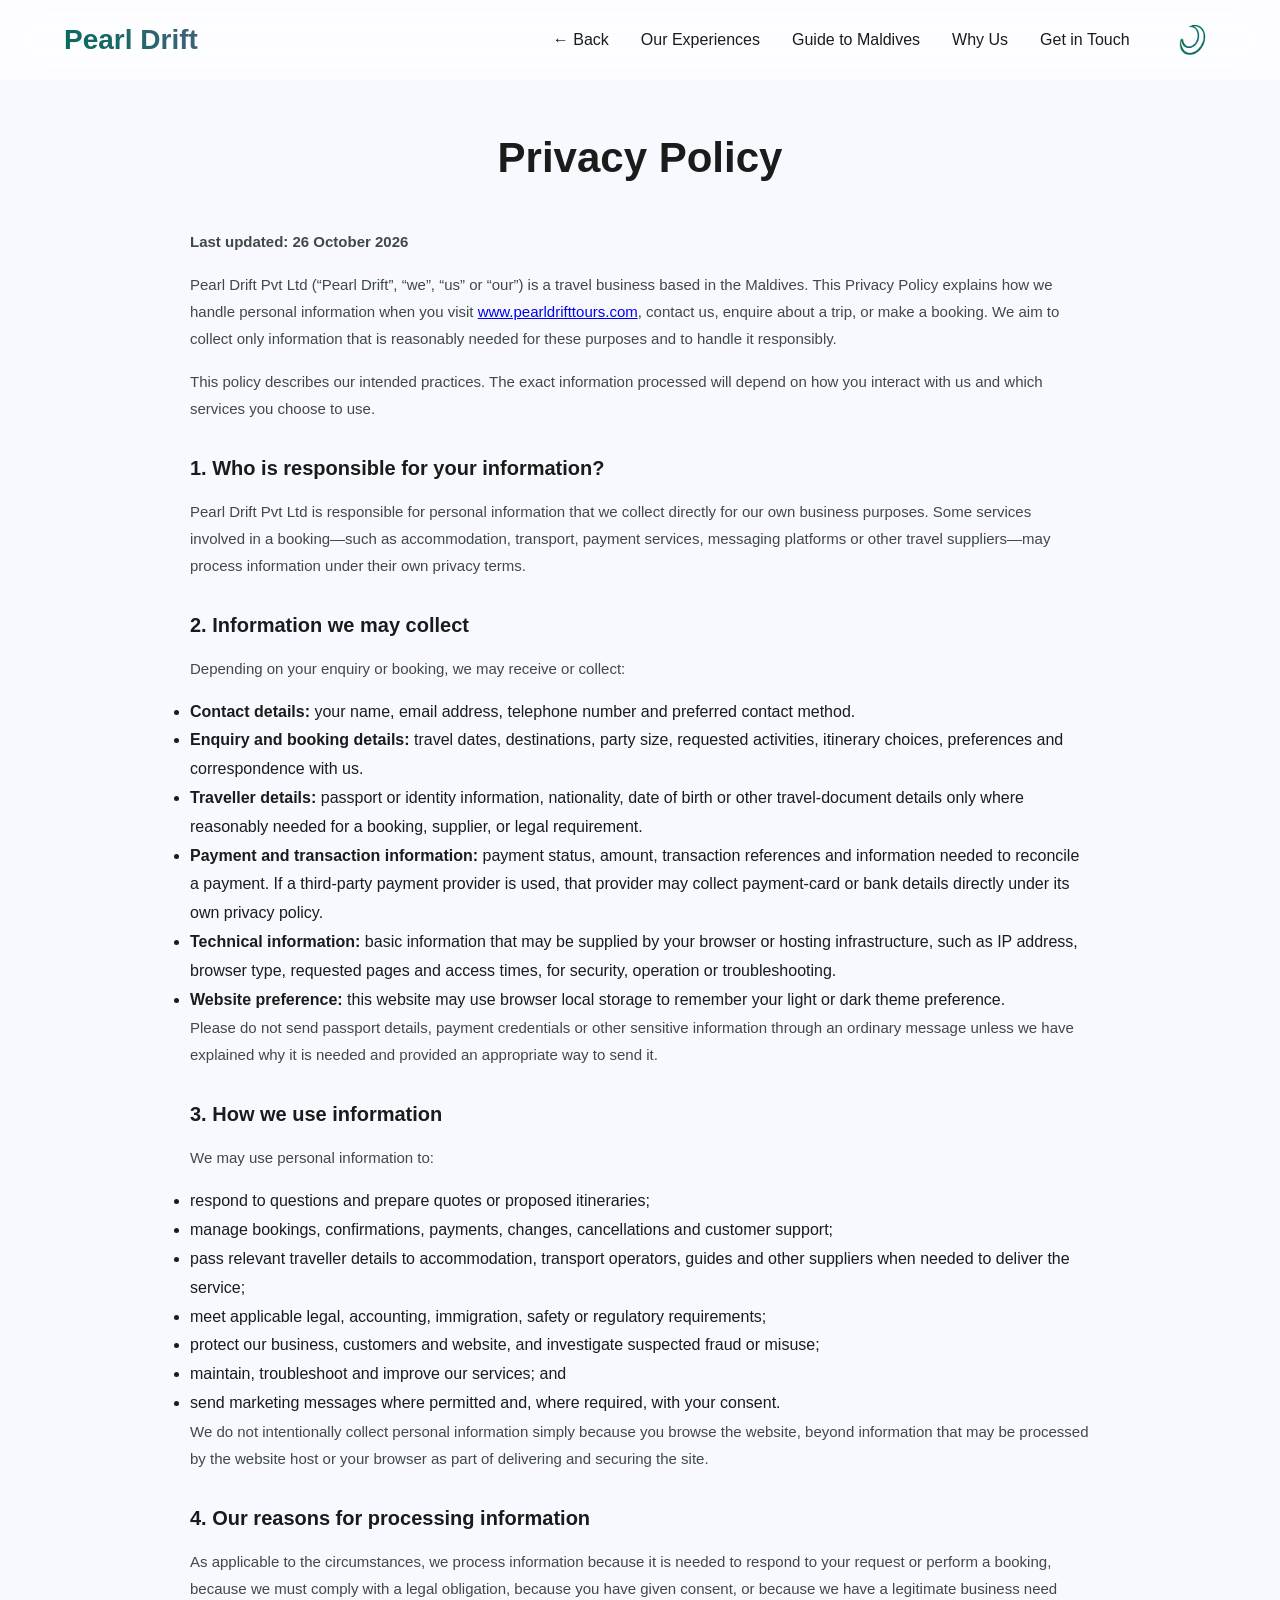
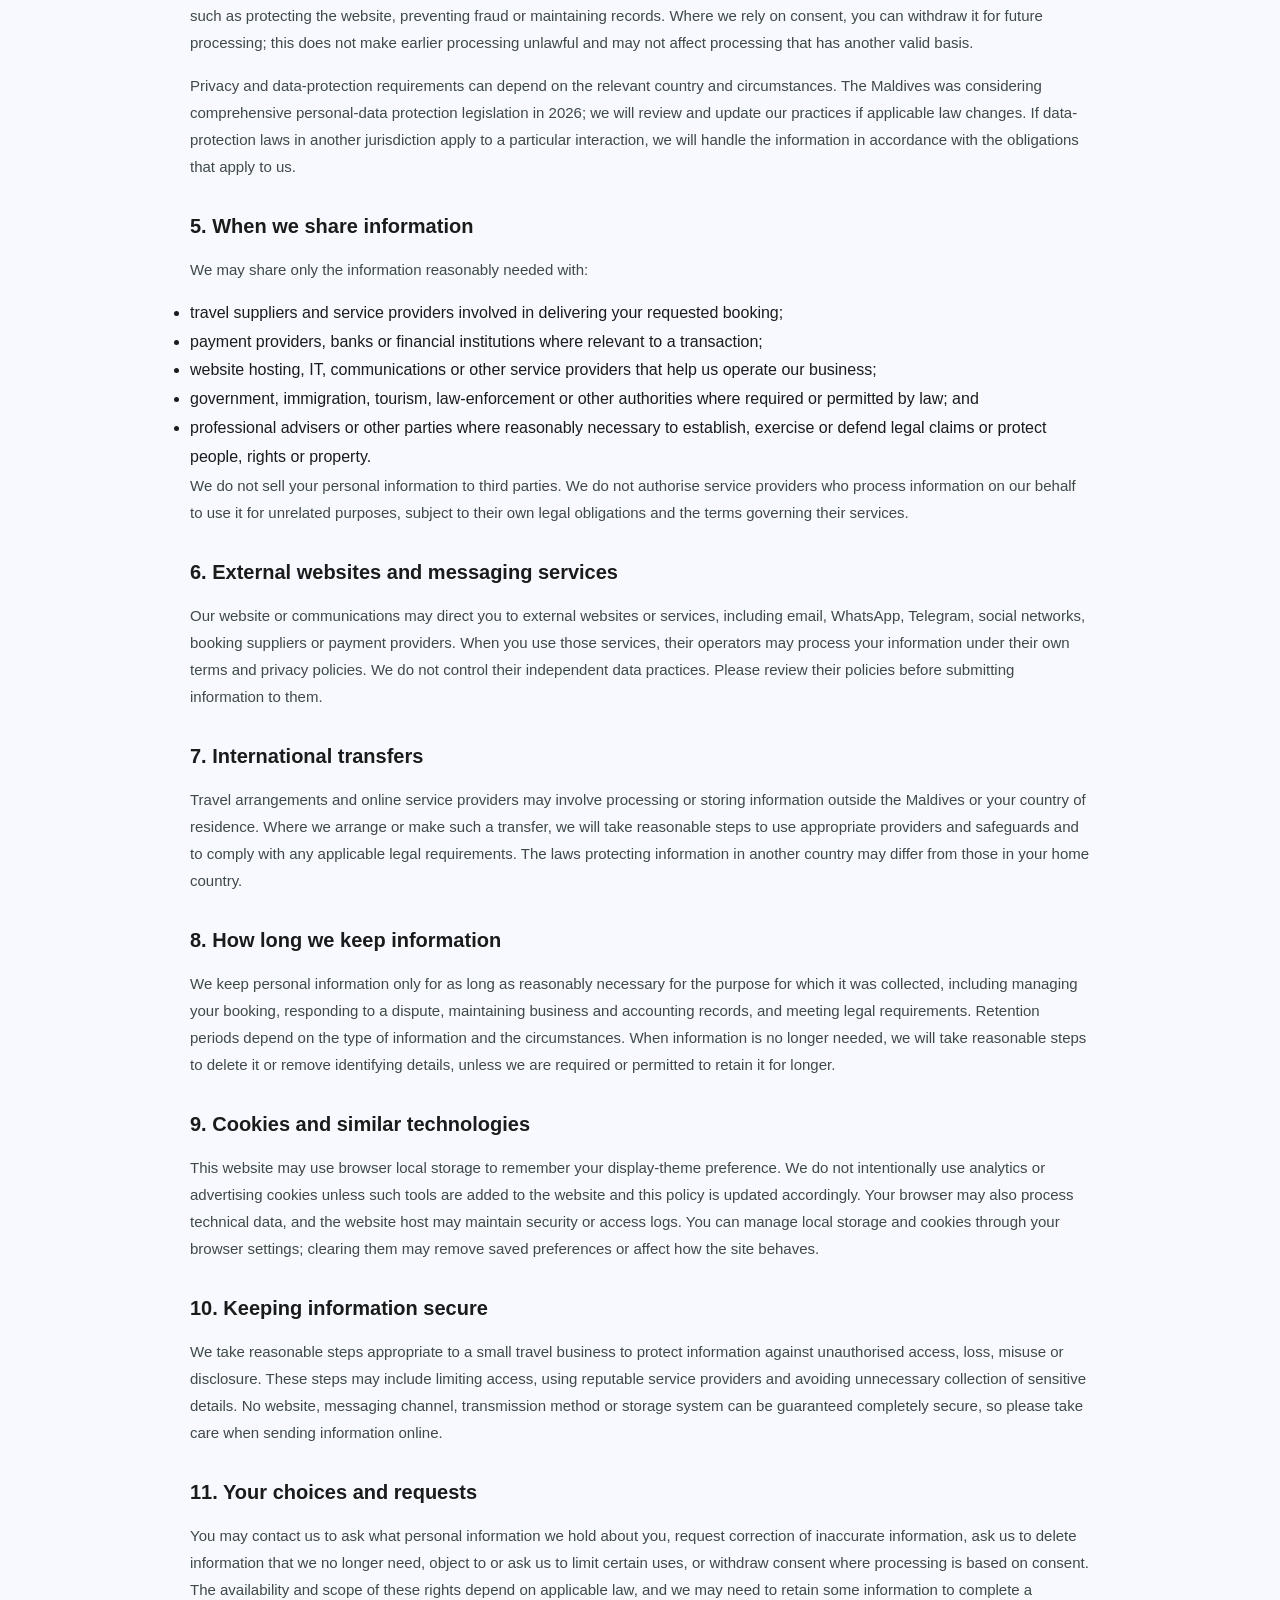
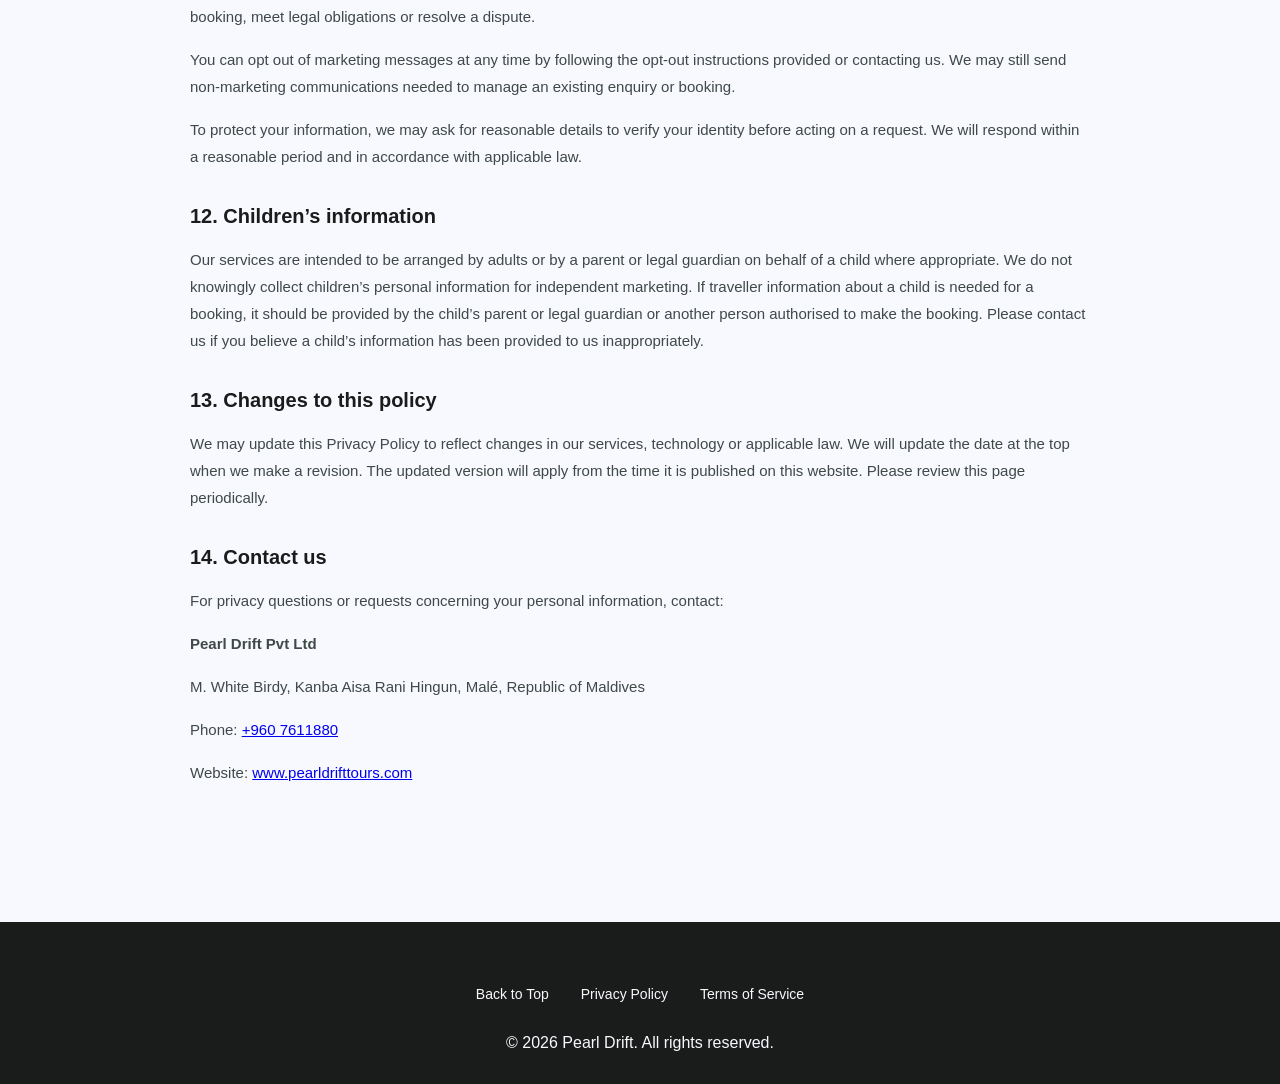
<file: privacy.html>
<!DOCTYPE html>
<html lang="en">
<head>
    <meta charset="UTF-8">
    <meta name="viewport" content="width=device-width, initial-scale=1.0">
    <title>Pearl Drift Tours</title>
    <link rel="icon" type="image/svg+xml" href="images/favi.svg">
    <link rel="stylesheet" href="css/common.css">
</head>
<body>
    <header>
        <nav>
            <div class="nav-left">
                <a class="logo" href="index.html#home">Pearl Drift</a>
            </div>
            <div class="nav-controls">
                
                <a href="javascript:history.back()" class="back-link back-mobile">← Back</a>
                <button class="theme-toggle" onclick="toggleTheme()" aria-label="Toggle theme">
                    <img class="theme-icon" src="images/sm/moon.webp">
                </button>
                <button class="mobile-menu-toggle" aria-label="Open menu" aria-controls="nav-links" aria-expanded="false">
                    <span id="menu-icon" aria-hidden="true">☰</span>
                </button>
            </div>
            <ul class="nav-links" id="nav-links">
                <li class="mobile-menu-heading">
                    <div>
                        <span class="mobile-menu-eyebrow">Pearl Drift</span>
                        <span class="mobile-menu-title">Explore the islands</span>
                    </div>
                </li>
                
                <li class="back-desktop"><a href="javascript:history.back()">← Back</a></li>
                <li><a href="index.html#tours">Our Experiences</a></li>
                <li><a href="mald.html">Guide to Maldives</a></li>
                <li><a href="index.html#about">Why Us</a></li>
                <li class="nav-cta"><a href="index.html#contactUs">Get in Touch <span class="nav-cta-arrow" aria-hidden="true">→</span></a></li>
            </ul>
        </nav>
    </header>

    <section class="terms" id="terms">
        <div class="terms-container">
            <h2>Privacy Policy</h2>
            <p><strong>Last updated: 26 October 2026</strong></p>
            <p>Pearl Drift Pvt Ltd (“Pearl Drift”, “we”, “us” or “our”) is a travel business based in the Maldives. This Privacy Policy explains how we handle personal information when you visit <a href="https://www.pearldrifttours.com">www.pearldrifttours.com</a>, contact us, enquire about a trip, or make a booking. We aim to collect only information that is reasonably needed for these purposes and to handle it responsibly.</p>
            <p>This policy describes our intended practices. The exact information processed will depend on how you interact with us and which services you choose to use.</p>

            <h3>1. Who is responsible for your information?</h3>
            <p>Pearl Drift Pvt Ltd is responsible for personal information that we collect directly for our own business purposes. Some services involved in a booking—such as accommodation, transport, payment services, messaging platforms or other travel suppliers—may process information under their own privacy terms.</p>

            <h3>2. Information we may collect</h3>
            <p>Depending on your enquiry or booking, we may receive or collect:</p>
            <ul>
                <li><b>Contact details:</b> your name, email address, telephone number and preferred contact method.</li>
                <li><b>Enquiry and booking details:</b> travel dates, destinations, party size, requested activities, itinerary choices, preferences and correspondence with us.</li>
                <li><b>Traveller details:</b> passport or identity information, nationality, date of birth or other travel-document details only where reasonably needed for a booking, supplier, or legal requirement.</li>
                <li><b>Payment and transaction information:</b> payment status, amount, transaction references and information needed to reconcile a payment. If a third-party payment provider is used, that provider may collect payment-card or bank details directly under its own privacy policy.</li>
                <li><b>Technical information:</b> basic information that may be supplied by your browser or hosting infrastructure, such as IP address, browser type, requested pages and access times, for security, operation or troubleshooting.</li>
                <li><b>Website preference:</b> this website may use browser local storage to remember your light or dark theme preference.</li>
            </ul>
            <p>Please do not send passport details, payment credentials or other sensitive information through an ordinary message unless we have explained why it is needed and provided an appropriate way to send it.</p>

            <h3>3. How we use information</h3>
            <p>We may use personal information to:</p>
            <ul>
                <li>respond to questions and prepare quotes or proposed itineraries;</li>
                <li>manage bookings, confirmations, payments, changes, cancellations and customer support;</li>
                <li>pass relevant traveller details to accommodation, transport operators, guides and other suppliers when needed to deliver the service;</li>
                <li>meet applicable legal, accounting, immigration, safety or regulatory requirements;</li>
                <li>protect our business, customers and website, and investigate suspected fraud or misuse;</li>
                <li>maintain, troubleshoot and improve our services; and</li>
                <li>send marketing messages where permitted and, where required, with your consent.</li>
            </ul>
            <p>We do not intentionally collect personal information simply because you browse the website, beyond information that may be processed by the website host or your browser as part of delivering and securing the site.</p>

            <h3>4. Our reasons for processing information</h3>
            <p>As applicable to the circumstances, we process information because it is needed to respond to your request or perform a booking, because we must comply with a legal obligation, because you have given consent, or because we have a legitimate business need such as protecting the website, preventing fraud or maintaining records. Where we rely on consent, you can withdraw it for future processing; this does not make earlier processing unlawful and may not affect processing that has another valid basis.</p>
            <p>Privacy and data-protection requirements can depend on the relevant country and circumstances. The Maldives was considering comprehensive personal-data protection legislation in 2026; we will review and update our practices if applicable law changes. If data-protection laws in another jurisdiction apply to a particular interaction, we will handle the information in accordance with the obligations that apply to us.</p>

            <h3>5. When we share information</h3>
            <p>We may share only the information reasonably needed with:</p>
            <ul>
                <li>travel suppliers and service providers involved in delivering your requested booking;</li>
                <li>payment providers, banks or financial institutions where relevant to a transaction;</li>
                <li>website hosting, IT, communications or other service providers that help us operate our business;</li>
                <li>government, immigration, tourism, law-enforcement or other authorities where required or permitted by law; and</li>
                <li>professional advisers or other parties where reasonably necessary to establish, exercise or defend legal claims or protect people, rights or property.</li>
            </ul>
            <p>We do not sell your personal information to third parties. We do not authorise service providers who process information on our behalf to use it for unrelated purposes, subject to their own legal obligations and the terms governing their services.</p>

            <h3>6. External websites and messaging services</h3>
            <p>Our website or communications may direct you to external websites or services, including email, WhatsApp, Telegram, social networks, booking suppliers or payment providers. When you use those services, their operators may process your information under their own terms and privacy policies. We do not control their independent data practices. Please review their policies before submitting information to them.</p>

            <h3>7. International transfers</h3>
            <p>Travel arrangements and online service providers may involve processing or storing information outside the Maldives or your country of residence. Where we arrange or make such a transfer, we will take reasonable steps to use appropriate providers and safeguards and to comply with any applicable legal requirements. The laws protecting information in another country may differ from those in your home country.</p>

            <h3>8. How long we keep information</h3>
            <p>We keep personal information only for as long as reasonably necessary for the purpose for which it was collected, including managing your booking, responding to a dispute, maintaining business and accounting records, and meeting legal requirements. Retention periods depend on the type of information and the circumstances. When information is no longer needed, we will take reasonable steps to delete it or remove identifying details, unless we are required or permitted to retain it for longer.</p>

            <h3>9. Cookies and similar technologies</h3>
            <p>This website may use browser local storage to remember your display-theme preference. We do not intentionally use analytics or advertising cookies unless such tools are added to the website and this policy is updated accordingly. Your browser may also process technical data, and the website host may maintain security or access logs. You can manage local storage and cookies through your browser settings; clearing them may remove saved preferences or affect how the site behaves.</p>

            <h3>10. Keeping information secure</h3>
            <p>We take reasonable steps appropriate to a small travel business to protect information against unauthorised access, loss, misuse or disclosure. These steps may include limiting access, using reputable service providers and avoiding unnecessary collection of sensitive details. No website, messaging channel, transmission method or storage system can be guaranteed completely secure, so please take care when sending information online.</p>

            <h3>11. Your choices and requests</h3>
            <p>You may contact us to ask what personal information we hold about you, request correction of inaccurate information, ask us to delete information that we no longer need, object to or ask us to limit certain uses, or withdraw consent where processing is based on consent. The availability and scope of these rights depend on applicable law, and we may need to retain some information to complete a booking, meet legal obligations or resolve a dispute.</p>
            <p>You can opt out of marketing messages at any time by following the opt-out instructions provided or contacting us. We may still send non-marketing communications needed to manage an existing enquiry or booking.</p>
            <p>To protect your information, we may ask for reasonable details to verify your identity before acting on a request. We will respond within a reasonable period and in accordance with applicable law.</p>

            <h3>12. Children’s information</h3>
            <p>Our services are intended to be arranged by adults or by a parent or legal guardian on behalf of a child where appropriate. We do not knowingly collect children’s personal information for independent marketing. If traveller information about a child is needed for a booking, it should be provided by the child’s parent or legal guardian or another person authorised to make the booking. Please contact us if you believe a child’s information has been provided to us inappropriately.</p>

            <h3>13. Changes to this policy</h3>
            <p>We may update this Privacy Policy to reflect changes in our services, technology or applicable law. We will update the date at the top when we make a revision. The updated version will apply from the time it is published on this website. Please review this page periodically.</p>

            <h3>14. Contact us</h3>
            <p>For privacy questions or requests concerning your personal information, contact:</p>
            <p><strong>Pearl Drift Pvt Ltd</strong></p>
            <p>M. White Birdy, Kanba Aisa Rani Hingun, Malé, Republic of Maldives</p>
            <p>Phone: <a href="tel:+9607611880">+960 7611880</a></p>
            <p>Website: <a href="https://www.pearldrifttours.com">www.pearldrifttours.com</a></p>

        </div>
    </section>

    <footer id="contact">
        <div class="footer-content">
            <div class="footer-links">
                <a href="index.html#home">Back to Top</a>
                <a href="privacy.html">Privacy Policy</a>
                <a href="terms.html">Terms of Service</a>
            </div>
            <p>&copy;  2026 Pearl Drift. All rights reserved.</p>
        </div>
    </footer>

    
</body>
<script>
        // Theme Management
        function toggleTheme() {
            const currentTheme = document.documentElement.getAttribute('data-theme');
            const newTheme = currentTheme === 'dark' ? 'light' : 'dark';
            
            document.documentElement.setAttribute('data-theme', newTheme);
            document.querySelectorAll('.theme-icon').forEach(img => {
                img.src = newTheme === 'dark' ? 'images/sm/sun.webp' : 'images/sm/moon.webp';
            });
            
            // Save theme preference
            localStorage.setItem('theme', newTheme);
        }

        // Load saved theme
        function loadTheme() {
            const savedTheme = localStorage.getItem('theme') || 'light';
            document.documentElement.setAttribute('data-theme', savedTheme);
            document.querySelectorAll('.theme-icon').forEach(img => {
                img.src = savedTheme === 'dark' ? 'images/sm/sun.webp' : 'images/sm/moon.webp';
            });
        }

        // Smooth scrolling
        function scrollToSection(sectionId) {
            document.getElementById(sectionId).scrollIntoView({
                behavior: 'smooth'
            });
        }

        // Header scroll effect
        window.addEventListener('scroll', () => {
            const header = document.querySelector('header');
            if (window.scrollY > 100) {
                header.style.boxShadow = '0 4px 20px rgba(0, 0, 0, 0.1)';
            } else {
                header.style.boxShadow = 'none';
            }
        });

        // Animate elements on scroll
        const observerOptions = {
            threshold: 0.1,
            rootMargin: '0px 0px -50px 0px'
        };

        const observer = new IntersectionObserver((entries) => {
            entries.forEach(entry => {
                if (entry.isIntersecting) {
                    entry.target.style.animationPlayState = 'running';
                }
            });
        }, observerOptions);

        // Observe all animatable elements
        document.querySelectorAll('.feature-card, .tour-card').forEach(el => {
            observer.observe(el);
        });

        // Add click interactions for navigation
        document.querySelectorAll('.nav-links a').forEach(link => {
            link.addEventListener('click', (e) => {
                const href = link.getAttribute('href') || '';

                // If the link uses a javascript: handler (e.g. back button), or
                // it's not a fragment link (#id), allow default behavior.
                if (href.startsWith('javascript:') || !href.startsWith('#')) {
                    return; // let the browser handle it (e.g. history.back())
                }

                // Otherwise it's an in-page anchor: smooth-scroll to the section
                e.preventDefault();
                const targetId = href.substring(1);
                const targetEl = document.getElementById(targetId);
                if (targetEl) {
                    scrollToSection(targetId);
                }

            });
        });

        // Initialize theme on page load
        document.addEventListener('DOMContentLoaded', loadTheme);

    </script>
    <script src="js/mobile-menu.js"></script>
</html>
</file>
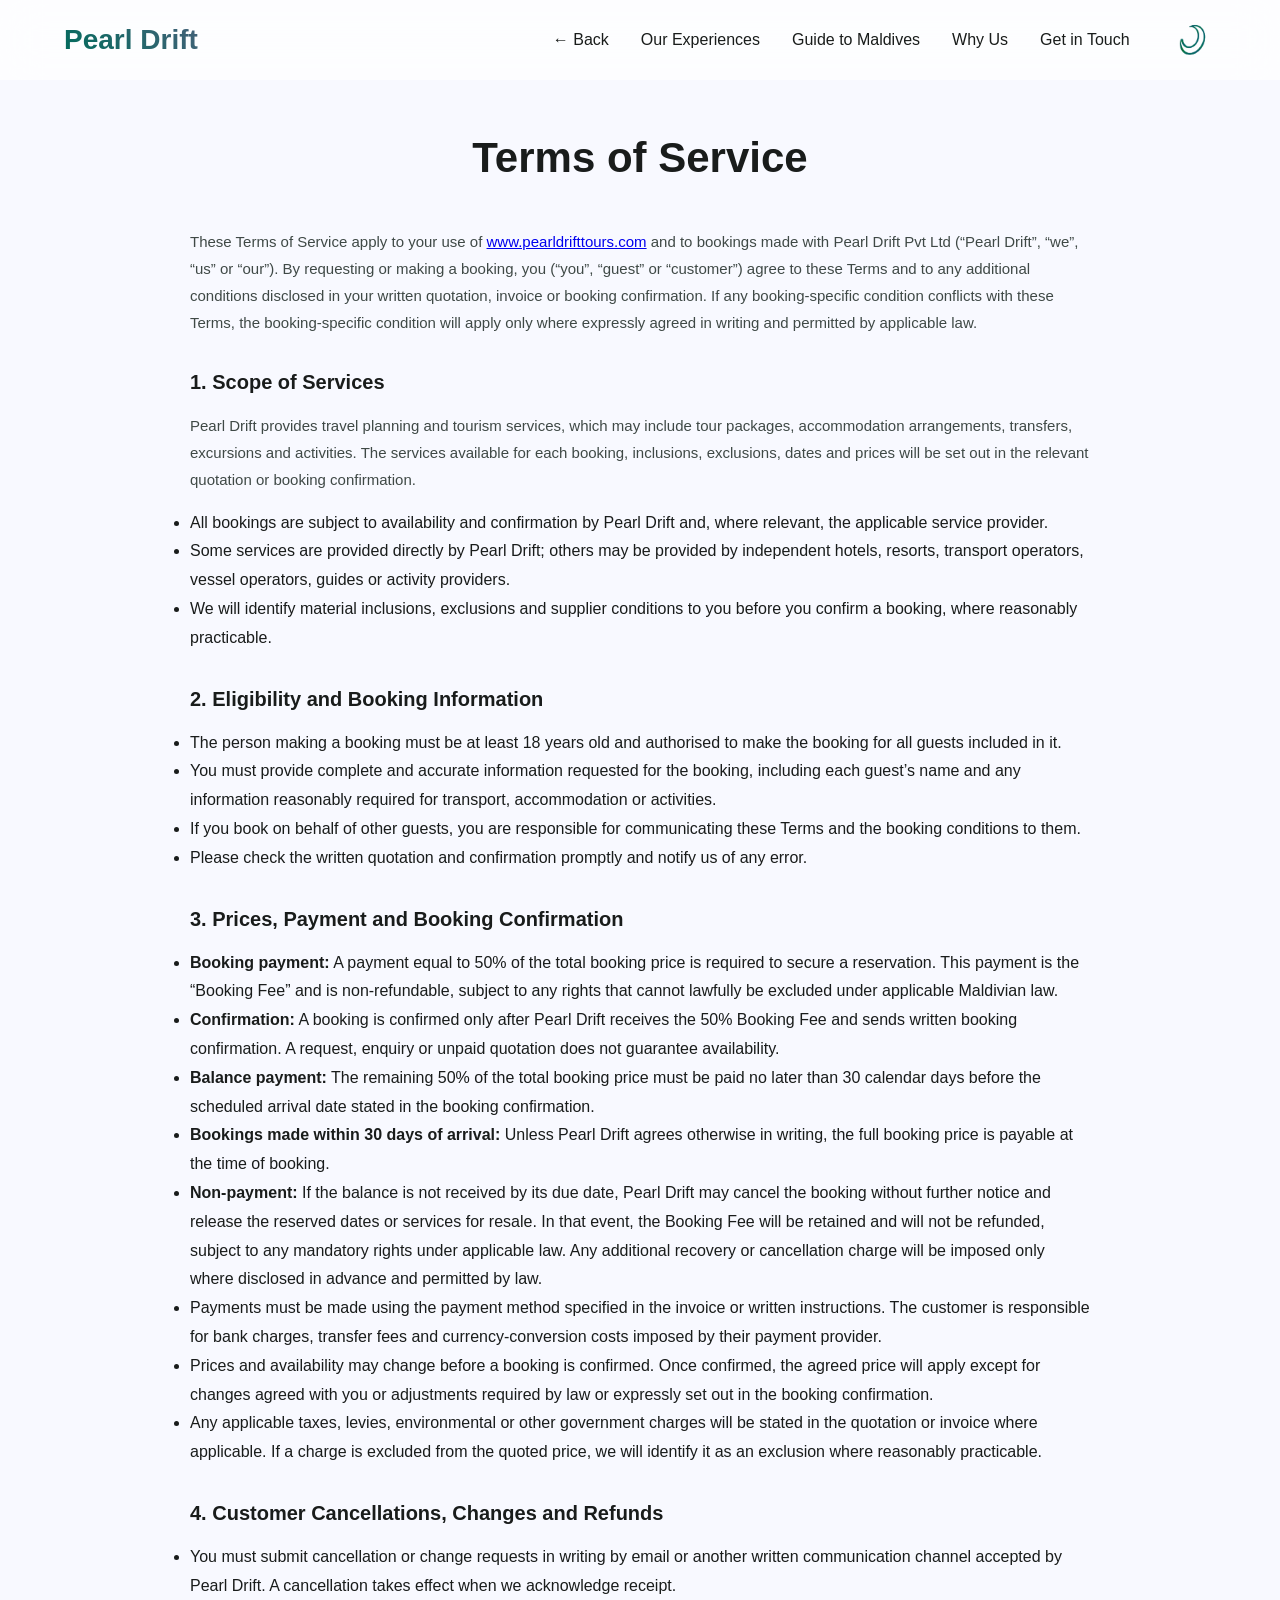
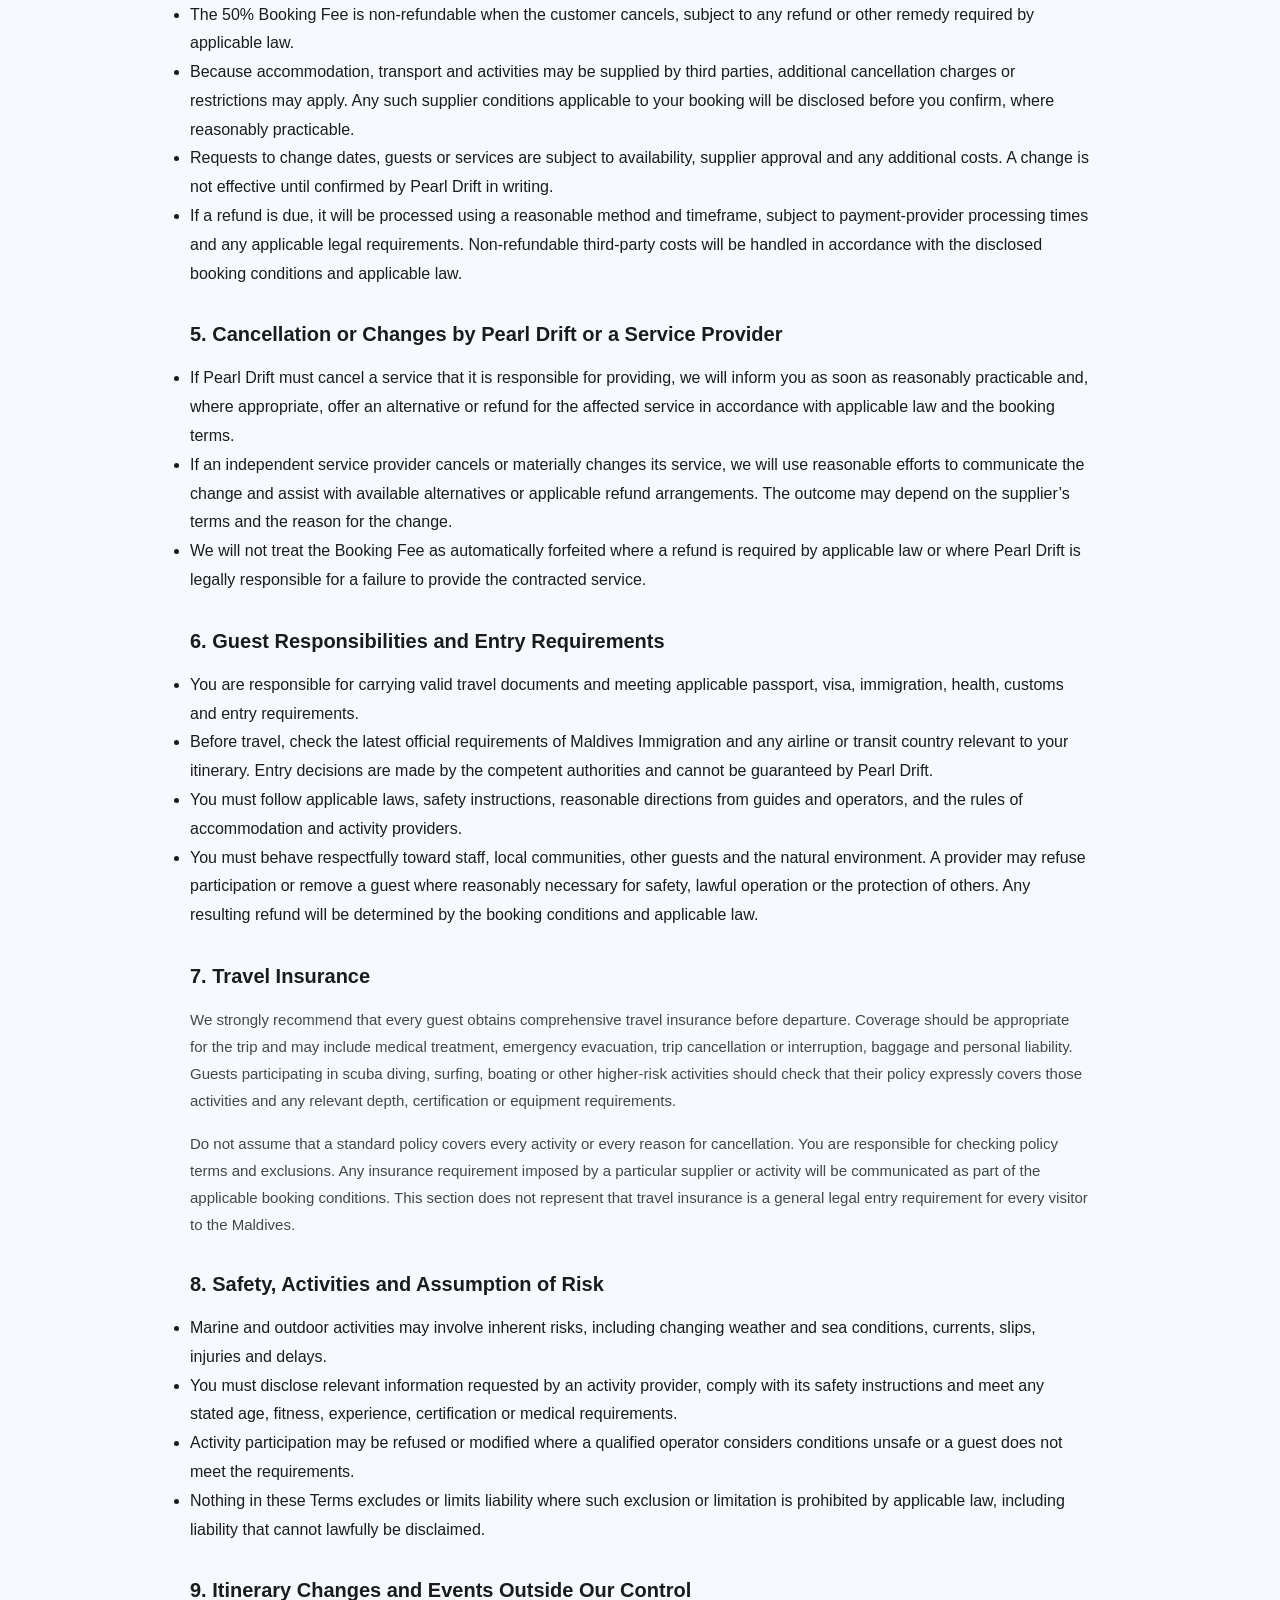
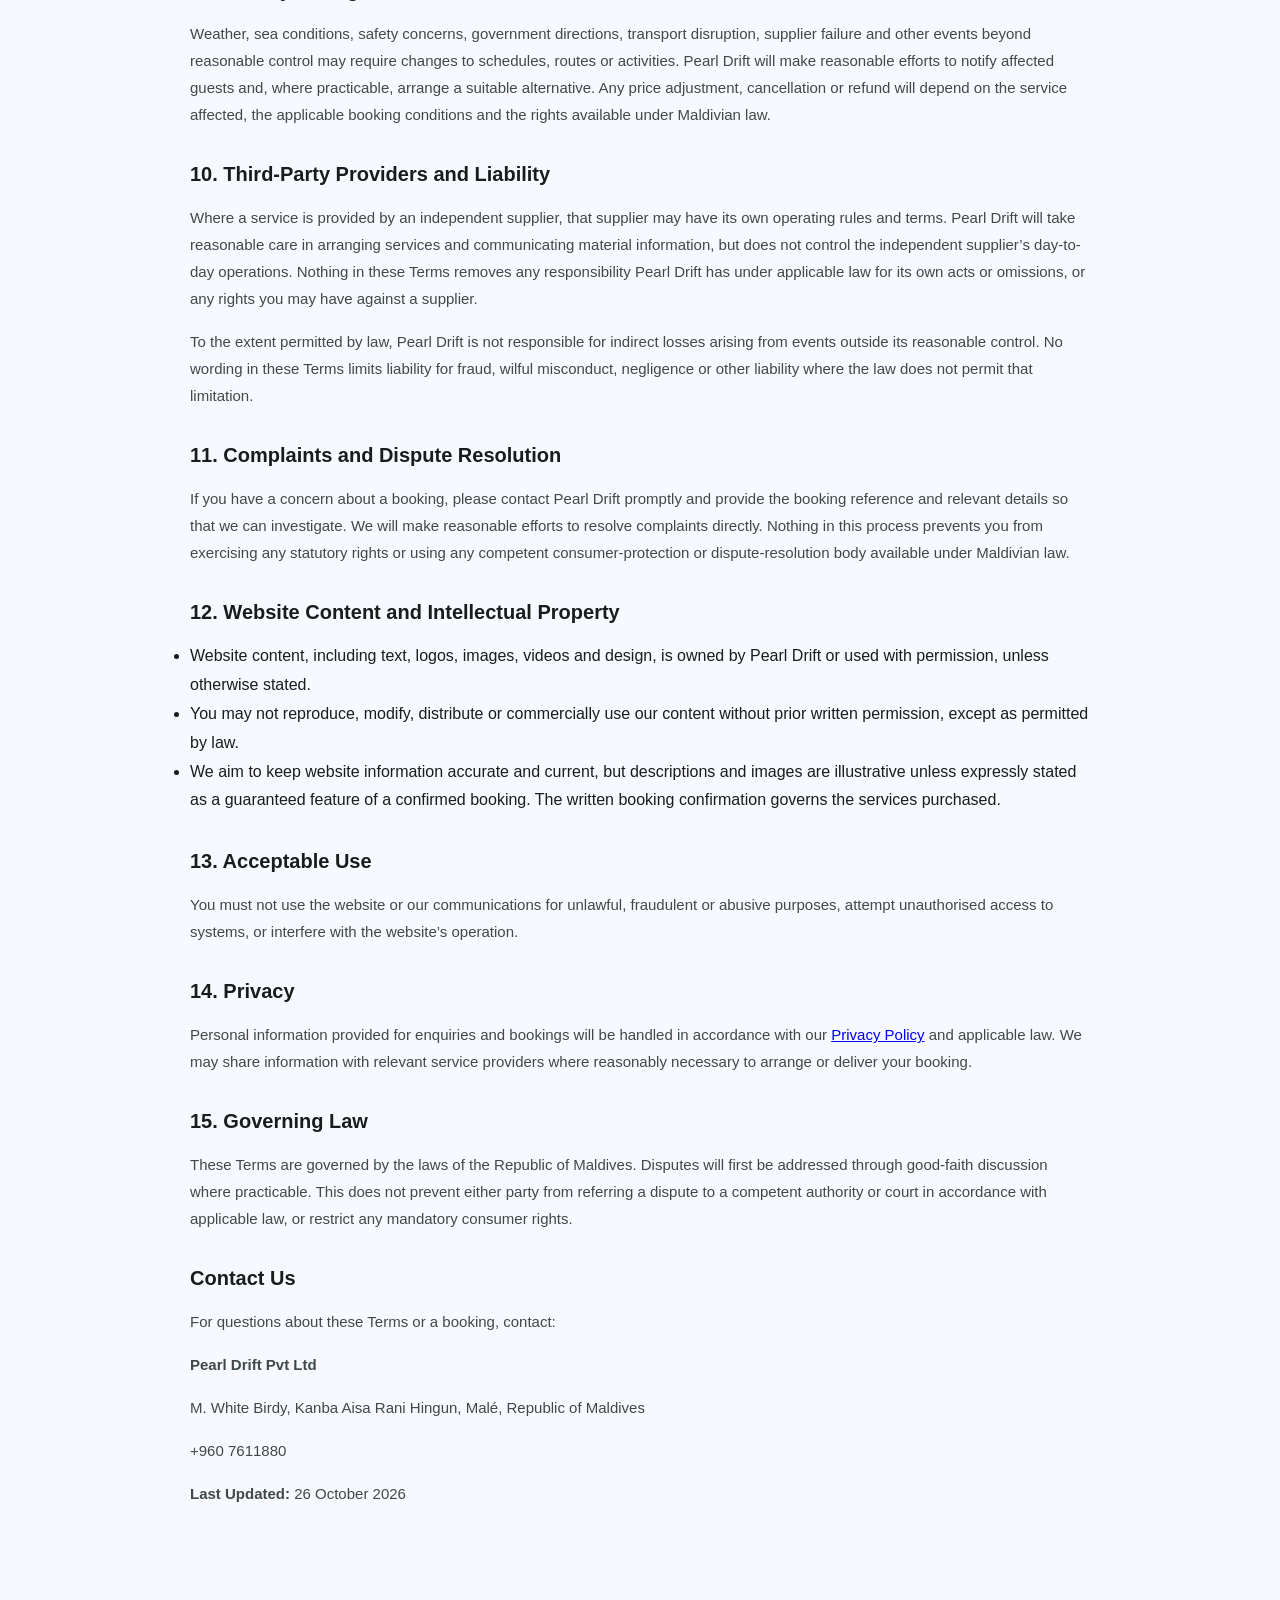
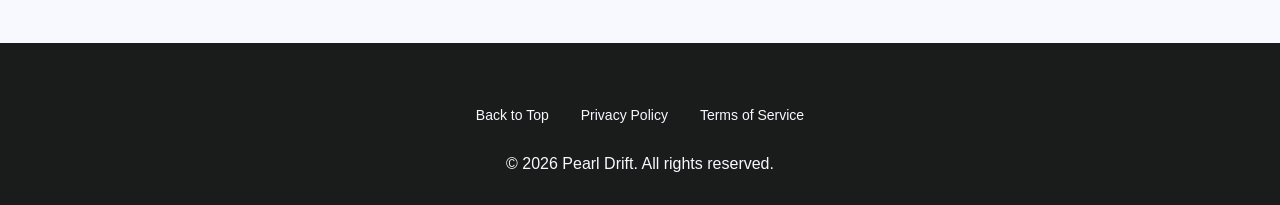
<file: terms.html>
<!DOCTYPE html>
<html lang="en">
<head>
    <meta charset="UTF-8">
    <meta name="viewport" content="width=device-width, initial-scale=1.0">
    <title>Pearl Drift Tours</title>
    <link rel="icon" type="image/svg+xml" href="images/favi.svg">
    <link rel="stylesheet" href="css/common.css">
</head>
<body>
    <header>
        <nav>
            <div class="nav-left">
                <a class="logo" href="index.html#home">Pearl Drift</a>
            </div>
            <div class="nav-controls">
                
                <a href="javascript:history.back()" class="back-link back-mobile">← Back</a>
                <button class="theme-toggle" onclick="toggleTheme()" aria-label="Toggle theme">
                    <img class="theme-icon" src="images/sm/moon.webp">
                </button>
                <button class="mobile-menu-toggle" aria-label="Open menu" aria-controls="nav-links" aria-expanded="false">
                    <span id="menu-icon" aria-hidden="true">☰</span>
                </button>
            </div>
            <ul class="nav-links" id="nav-links">
                <li class="mobile-menu-heading">
                    <div>
                        <span class="mobile-menu-eyebrow">Pearl Drift</span>
                        <span class="mobile-menu-title">Explore the islands</span>
                    </div>
                </li>
                
                <li class="back-desktop"><a href="javascript:history.back()">← Back</a></li>
                <li><a href="index.html#tours">Our Experiences</a></li>
                <li><a href="mald.html">Guide to Maldives</a></li>
                <li><a href="index.html#about">Why Us</a></li>
                <li class="nav-cta"><a href="index.html#contactUs">Get in Touch <span class="nav-cta-arrow" aria-hidden="true">→</span></a></li>
            </ul>
        </nav>
    </header>

    <section class="terms" id="terms">
        <div class="terms-container">
            <h2>Terms of Service</h2>
            <p>These Terms of Service apply to your use of <a href="https://www.pearldrifttours.com">www.pearldrifttours.com</a> and to bookings made with Pearl Drift Pvt Ltd (“Pearl Drift”, “we”, “us” or “our”). By requesting or making a booking, you (“you”, “guest” or “customer”) agree to these Terms and to any additional conditions disclosed in your written quotation, invoice or booking confirmation. If any booking-specific condition conflicts with these Terms, the booking-specific condition will apply only where expressly agreed in writing and permitted by applicable law.</p>

            <h3>1. Scope of Services</h3>
            <p>Pearl Drift provides travel planning and tourism services, which may include tour packages, accommodation arrangements, transfers, excursions and activities. The services available for each booking, inclusions, exclusions, dates and prices will be set out in the relevant quotation or booking confirmation.</p>
            <ul>
                <li>All bookings are subject to availability and confirmation by Pearl Drift and, where relevant, the applicable service provider.</li>
                <li>Some services are provided directly by Pearl Drift; others may be provided by independent hotels, resorts, transport operators, vessel operators, guides or activity providers.</li>
                <li>We will identify material inclusions, exclusions and supplier conditions to you before you confirm a booking, where reasonably practicable.</li>
            </ul>

            <h3>2. Eligibility and Booking Information</h3>
            <ul>
                <li>The person making a booking must be at least 18 years old and authorised to make the booking for all guests included in it.</li>
                <li>You must provide complete and accurate information requested for the booking, including each guest’s name and any information reasonably required for transport, accommodation or activities.</li>
                <li>If you book on behalf of other guests, you are responsible for communicating these Terms and the booking conditions to them.</li>
                <li>Please check the written quotation and confirmation promptly and notify us of any error.</li>
            </ul>

            <h3>3. Prices, Payment and Booking Confirmation</h3>
            <ul>
                <li><strong>Booking payment:</strong> A payment equal to 50% of the total booking price is required to secure a reservation. This payment is the “Booking Fee” and is non-refundable, subject to any rights that cannot lawfully be excluded under applicable Maldivian law.</li>
                <li><strong>Confirmation:</strong> A booking is confirmed only after Pearl Drift receives the 50% Booking Fee and sends written booking confirmation. A request, enquiry or unpaid quotation does not guarantee availability.</li>
                <li><strong>Balance payment:</strong> The remaining 50% of the total booking price must be paid no later than 30 calendar days before the scheduled arrival date stated in the booking confirmation.</li>
                <li><strong>Bookings made within 30 days of arrival:</strong> Unless Pearl Drift agrees otherwise in writing, the full booking price is payable at the time of booking.</li>
                <li><strong>Non-payment:</strong> If the balance is not received by its due date, Pearl Drift may cancel the booking without further notice and release the reserved dates or services for resale. In that event, the Booking Fee will be retained and will not be refunded, subject to any mandatory rights under applicable law. Any additional recovery or cancellation charge will be imposed only where disclosed in advance and permitted by law.</li>
                <li>Payments must be made using the payment method specified in the invoice or written instructions. The customer is responsible for bank charges, transfer fees and currency-conversion costs imposed by their payment provider.</li>
                <li>Prices and availability may change before a booking is confirmed. Once confirmed, the agreed price will apply except for changes agreed with you or adjustments required by law or expressly set out in the booking confirmation.</li>
                <li>Any applicable taxes, levies, environmental or other government charges will be stated in the quotation or invoice where applicable. If a charge is excluded from the quoted price, we will identify it as an exclusion where reasonably practicable.</li>
            </ul>

            <h3>4. Customer Cancellations, Changes and Refunds</h3>
            <ul>
                <li>You must submit cancellation or change requests in writing by email or another written communication channel accepted by Pearl Drift. A cancellation takes effect when we acknowledge receipt.</li>
                <li>The 50% Booking Fee is non-refundable when the customer cancels, subject to any refund or other remedy required by applicable law.</li>
                <li>Because accommodation, transport and activities may be supplied by third parties, additional cancellation charges or restrictions may apply. Any such supplier conditions applicable to your booking will be disclosed before you confirm, where reasonably practicable.</li>
                <li>Requests to change dates, guests or services are subject to availability, supplier approval and any additional costs. A change is not effective until confirmed by Pearl Drift in writing.</li>
                <li>If a refund is due, it will be processed using a reasonable method and timeframe, subject to payment-provider processing times and any applicable legal requirements. Non-refundable third-party costs will be handled in accordance with the disclosed booking conditions and applicable law.</li>
            </ul>

            <h3>5. Cancellation or Changes by Pearl Drift or a Service Provider</h3>
            <ul>
                <li>If Pearl Drift must cancel a service that it is responsible for providing, we will inform you as soon as reasonably practicable and, where appropriate, offer an alternative or refund for the affected service in accordance with applicable law and the booking terms.</li>
                <li>If an independent service provider cancels or materially changes its service, we will use reasonable efforts to communicate the change and assist with available alternatives or applicable refund arrangements. The outcome may depend on the supplier’s terms and the reason for the change.</li>
                <li>We will not treat the Booking Fee as automatically forfeited where a refund is required by applicable law or where Pearl Drift is legally responsible for a failure to provide the contracted service.</li>
            </ul>

            <h3>6. Guest Responsibilities and Entry Requirements</h3>
            <ul>
                <li>You are responsible for carrying valid travel documents and meeting applicable passport, visa, immigration, health, customs and entry requirements.</li>
                <li>Before travel, check the latest official requirements of Maldives Immigration and any airline or transit country relevant to your itinerary. Entry decisions are made by the competent authorities and cannot be guaranteed by Pearl Drift.</li>
                <li>You must follow applicable laws, safety instructions, reasonable directions from guides and operators, and the rules of accommodation and activity providers.</li>
                <li>You must behave respectfully toward staff, local communities, other guests and the natural environment. A provider may refuse participation or remove a guest where reasonably necessary for safety, lawful operation or the protection of others. Any resulting refund will be determined by the booking conditions and applicable law.</li>
            </ul>

            <h3>7. Travel Insurance</h3>
            <p>We strongly recommend that every guest obtains comprehensive travel insurance before departure. Coverage should be appropriate for the trip and may include medical treatment, emergency evacuation, trip cancellation or interruption, baggage and personal liability. Guests participating in scuba diving, surfing, boating or other higher-risk activities should check that their policy expressly covers those activities and any relevant depth, certification or equipment requirements.</p>
            <p>Do not assume that a standard policy covers every activity or every reason for cancellation. You are responsible for checking policy terms and exclusions. Any insurance requirement imposed by a particular supplier or activity will be communicated as part of the applicable booking conditions. This section does not represent that travel insurance is a general legal entry requirement for every visitor to the Maldives.</p>

            <h3>8. Safety, Activities and Assumption of Risk</h3>
            <ul>
                <li>Marine and outdoor activities may involve inherent risks, including changing weather and sea conditions, currents, slips, injuries and delays.</li>
                <li>You must disclose relevant information requested by an activity provider, comply with its safety instructions and meet any stated age, fitness, experience, certification or medical requirements.</li>
                <li>Activity participation may be refused or modified where a qualified operator considers conditions unsafe or a guest does not meet the requirements.</li>
                <li>Nothing in these Terms excludes or limits liability where such exclusion or limitation is prohibited by applicable law, including liability that cannot lawfully be disclaimed.</li>
            </ul>

            <h3>9. Itinerary Changes and Events Outside Our Control</h3>
            <p>Weather, sea conditions, safety concerns, government directions, transport disruption, supplier failure and other events beyond reasonable control may require changes to schedules, routes or activities. Pearl Drift will make reasonable efforts to notify affected guests and, where practicable, arrange a suitable alternative. Any price adjustment, cancellation or refund will depend on the service affected, the applicable booking conditions and the rights available under Maldivian law.</p>

            <h3>10. Third-Party Providers and Liability</h3>
            <p>Where a service is provided by an independent supplier, that supplier may have its own operating rules and terms. Pearl Drift will take reasonable care in arranging services and communicating material information, but does not control the independent supplier’s day-to-day operations. Nothing in these Terms removes any responsibility Pearl Drift has under applicable law for its own acts or omissions, or any rights you may have against a supplier.</p>
            <p>To the extent permitted by law, Pearl Drift is not responsible for indirect losses arising from events outside its reasonable control. No wording in these Terms limits liability for fraud, wilful misconduct, negligence or other liability where the law does not permit that limitation.</p>

            <h3>11. Complaints and Dispute Resolution</h3>
            <p>If you have a concern about a booking, please contact Pearl Drift promptly and provide the booking reference and relevant details so that we can investigate. We will make reasonable efforts to resolve complaints directly. Nothing in this process prevents you from exercising any statutory rights or using any competent consumer-protection or dispute-resolution body available under Maldivian law.</p>

            <h3>12. Website Content and Intellectual Property</h3>
            <ul>
                <li>Website content, including text, logos, images, videos and design, is owned by Pearl Drift or used with permission, unless otherwise stated.</li>
                <li>You may not reproduce, modify, distribute or commercially use our content without prior written permission, except as permitted by law.</li>
                <li>We aim to keep website information accurate and current, but descriptions and images are illustrative unless expressly stated as a guaranteed feature of a confirmed booking. The written booking confirmation governs the services purchased.</li>
            </ul>

            <h3>13. Acceptable Use</h3>
            <p>You must not use the website or our communications for unlawful, fraudulent or abusive purposes, attempt unauthorised access to systems, or interfere with the website’s operation.</p>

            <h3>14. Privacy</h3>
            <p>Personal information provided for enquiries and bookings will be handled in accordance with our <a href="privacy.html">Privacy Policy</a> and applicable law. We may share information with relevant service providers where reasonably necessary to arrange or deliver your booking.</p>

            <h3>15. Governing Law</h3>
            <p>These Terms are governed by the laws of the Republic of Maldives. Disputes will first be addressed through good-faith discussion where practicable. This does not prevent either party from referring a dispute to a competent authority or court in accordance with applicable law, or restrict any mandatory consumer rights.</p>

            <h3>Contact Us</h3>
            <p>For questions about these Terms or a booking, contact:</p>
            <p><strong>Pearl Drift Pvt Ltd</strong></p>
            <p>M. White Birdy, Kanba Aisa Rani Hingun, Malé, Republic of Maldives</p>
            <p>+960 7611880</p>
            <p><strong>Last Updated:</strong> 26 October 2026</p>
        </div>
    </section>

    <footer id="contact">
        <div class="footer-content">
            <div class="footer-links">
                <a href="index.html#home">Back to Top</a>
                <a href="privacy.html">Privacy Policy</a>
                <a href="terms.html">Terms of Service</a>
            </div>
            <p>&copy;  2026 Pearl Drift. All rights reserved.</p>
        </div>
    </footer>

    
</body>
<script>
        // Theme Management
        function toggleTheme() {
            const currentTheme = document.documentElement.getAttribute('data-theme');
            const newTheme = currentTheme === 'dark' ? 'light' : 'dark';
            
            document.documentElement.setAttribute('data-theme', newTheme);
            document.querySelectorAll('.theme-icon').forEach(img => {
                img.src = newTheme === 'dark' ? 'images/sm/sun.webp' : 'images/sm/moon.webp';
            });
            
            // Save theme preference
            localStorage.setItem('theme', newTheme);
        }

        // Load saved theme
        function loadTheme() {
            const savedTheme = localStorage.getItem('theme') || 'light';
            document.documentElement.setAttribute('data-theme', savedTheme);
            document.querySelectorAll('.theme-icon').forEach(img => {
                img.src = savedTheme === 'dark' ? 'images/sm/sun.webp' : 'images/sm/moon.webp';
            });
        }

        // Smooth scrolling
        function scrollToSection(sectionId) {
            document.getElementById(sectionId).scrollIntoView({
                behavior: 'smooth'
            });
        }

        // Header scroll effect
        window.addEventListener('scroll', () => {
            const header = document.querySelector('header');
            if (window.scrollY > 100) {
                header.style.boxShadow = '0 4px 20px rgba(0, 0, 0, 0.1)';
            } else {
                header.style.boxShadow = 'none';
            }
        });

        // Animate elements on scroll
        const observerOptions = {
            threshold: 0.1,
            rootMargin: '0px 0px -50px 0px'
        };

        const observer = new IntersectionObserver((entries) => {
            entries.forEach(entry => {
                if (entry.isIntersecting) {
                    entry.target.style.animationPlayState = 'running';
                }
            });
        }, observerOptions);

        // Observe all animatable elements
        document.querySelectorAll('.feature-card, .tour-card').forEach(el => {
            observer.observe(el);
        });

        // Add click interactions for navigation
        document.querySelectorAll('.nav-links a').forEach(link => {
            link.addEventListener('click', (e) => {
                const href = link.getAttribute('href') || '';

                // If the link uses a javascript: handler (e.g. back button), or
                // it's not a fragment link (#id), allow default behavior.
                if (href.startsWith('javascript:') || !href.startsWith('#')) {
                    return; // let the browser handle it (e.g. history.back())
                }

                // Otherwise it's an in-page anchor: smooth-scroll to the section
                e.preventDefault();
                const targetId = href.substring(1);
                const targetEl = document.getElementById(targetId);
                if (targetEl) {
                    scrollToSection(targetId);
                }

            });
        });

        // Initialize theme on page load
        document.addEventListener('DOMContentLoaded', loadTheme);

    </script>
    <script src="js/mobile-menu.js"></script>
</html>
</file>
<file: css/common.css>
* {
            margin: 0;
            padding: 0;
            box-sizing: border-box;
        }

/* Shared controls and navigation */
.theme-toggle {
            background: none;
            border: none;
            font-size: 20px;
            color: var(--on-surface);
            cursor: pointer;
            padding: 8px;
            transition: all 0.3s cubic-bezier(0.4, 0, 0.2, 1);
            border-radius: 50%;
            display: flex;
            align-items: center;
            justify-content: center;
            width: 48px;
            height: 48px;
            outline: none;
        }

.theme-toggle:hover {
            background: var(--surface-variant);
            transform: scale(1.1);
        }

.mobile-menu-toggle {
            display: none;
            background: none;
            border: none;
            font-size: 24px;
            color: var(--on-surface);
            cursor: pointer;
            border-radius: 50%;
            width: 44px;
            height: 44px;
            transition: all 0.3s cubic-bezier(0.4, 0, 0.2, 1);
            outline: none;
        }

.mobile-menu-toggle:hover {
            background: var(--surface-variant);
        }

.mobile-menu-toggle:focus-visible,
.nav-links a:focus-visible {
            outline: 2px solid var(--primary);
            outline-offset: 3px;
        }

.nav-controls {
            display: flex;
            align-items: center;
            gap: 8px;
        }

.nav-left {
            display: flex;
            align-items: center;
            gap: 16px;
        }

header {
            position: fixed;
            top: 0;
            width: 100%;
            background: var(--card-background);
            backdrop-filter: blur(20px);
            z-index: 1000;
            padding: 16px 0;
            transition: all 0.3s cubic-bezier(0.4, 0, 0.2, 1);
        }

nav {
            max-width: 1200px;
            margin: 0 auto;
            display: flex;
            justify-content: space-between;
            align-items: center;
            padding: 0 24px;
        }

nav > :last-child {
            margin-left: auto;
        }

.logo {
            font-size: 28px;
            font-weight: 700;
            text-decoration: none;
            background: linear-gradient(45deg, var(--primary), var(--tertiary));
            -webkit-background-clip: text;
            -webkit-text-fill-color: transparent;
            background-clip: text;
        }

.nav-links {
            display: flex;
            gap: 32px;
            list-style: none;
            transition: all 0.3s cubic-bezier(0.4, 0, 0.2, 1);
            align-items: center;
            margin: 0;
            padding: 0;
        }

.nav-links a {
            text-decoration: none;
            color: var(--on-surface);
            font-weight: 500;
            transition: all 0.3s ease;
            position: relative;
            display: inline-flex;
            align-items: center;
            height: 48px;
            line-height: 1;
            padding: 8px 0;
        }

.nav-links a:hover {
            color: var(--primary);
        }

.nav-links a::after {
            content: '';
            position: absolute;
            bottom: -4px;
            left: 0;
            width: 0;
            height: 2px;
            background: var(--primary);
            transition: width 0.3s ease;
        }

.nav-links a:hover::after {
            width: 100%;
        }

.nav-links .nav-cta-arrow {
            display: none;
        }

.mobile-menu-heading {
            display: none;
        }

/* Shared footer */
.footer-content {
            max-width: 1200px;
            margin: 0 auto;
            padding: 0 24px;
        }

.footer-links {
            display: flex;
            justify-content: center;
            gap: 32px;
            margin-bottom: 32px;
            flex-wrap: wrap;
        }

.footer-links a {
            color: var(--footer-text);
            text-decoration: none;
            transition: opacity 0.3s ease;
            font-size: 14px;
        }

.footer-links a:hover {
            opacity: 0.7;
        }

@media (min-width: 769px) {
            nav {
                display: grid;
                grid-template-columns: auto 1fr auto;
                column-gap: clamp(24px, 3vw, 48px);
                align-items: center;
            }

            .nav-links {
                grid-row: 1;
                grid-column: 2;
                justify-self: center;
            }

            .nav-controls {
                grid-row: 1;
                grid-column: 3;
                justify-self: end;
            }

            .theme-toggle {
                width: 48px;
                height: 48px;
                padding: 8px;
            }
        }

.theme-icon {
    width: 36px;
    height: 36px;
}

/* Theme-aware scrollbar colors */
:root {
    color-scheme: light;
    scrollbar-color: var(--primary) var(--surface);
    scrollbar-width: thin;
}

[data-theme="dark"] {
    color-scheme: dark;
    scrollbar-color: var(--primary) var(--surface);
}

*::-webkit-scrollbar {
    width: 12px;
    height: 12px;
}

*::-webkit-scrollbar-track {
    background: var(--surface);
    border-radius: 999px;
}

*::-webkit-scrollbar-thumb {
    min-height: 36px;
    background: var(--primary);
    border: 3px solid var(--surface);
    border-radius: 999px;
}

*::-webkit-scrollbar-thumb:hover {
    background: var(--on-surface-variant);
}

*::-webkit-scrollbar-corner {
    background: var(--surface);
}

body {
            font-family: 'Google Sans', -apple-system, BlinkMacSystemFont, 'Segoe UI', Roboto, sans-serif;
            transition: all 0.3s cubic-bezier(0.4, 0, 0.2, 1);
            overflow-x: hidden;
        }

        /* Shared theme tokens */
        :root {
            --primary: #006b5c;
            --tertiary: #456179;
            --surface: #f8f9ff;
            --surface-variant: #dae4e0;
            --surface-container: #ecf2f0;
            --outline: #6f7975;
            --on-surface: #191c1b;
            --on-surface-variant: #3f4946;
            --background: #dae4e0;
            --card-background: rgba(255, 255, 255, 0.7);
            --footer-background: #191c1b;
            --footer-text: #f8f9ff;
        }

        [data-theme="dark"] {
            --primary: #5ddcc6;
            --tertiary: #a2cbef;
            --surface: #0f1513;
            --surface-variant: #3f4946;
            --surface-container: #1a201e;
            --outline: #899390;
            --on-surface: #e0e3e1;
            --on-surface-variant: #bfc9c5;
            --background: #1a201e;
            --card-background: rgba(26, 32, 30, 0.8);
            --footer-background: #0a0e0c;
            --footer-text: #e0e3e1;
        }

        body {
            background: var(--background);
            color: var(--on-surface);
        }

        footer {
            background: var(--footer-background);
            color: var(--footer-text);
            padding: 64px 0 32px;
            text-align: center;
        }

        /* Mobile navigation and footer layout */
        @media (max-width: 768px) {
            .mobile-menu-toggle {
                display: block;
            }

            .nav-left {
                gap: 8px;
            }

            .theme-toggle {
                width: 36px;
                height: 36px;
                padding: 6px;
            }

            .nav-links {
                position: fixed;
                top: 72px;
                right: 0;
                z-index: 1500;
                width: min(88vw, 360px);
                height: calc(100vh - 72px);
                height: calc(100dvh - 72px);
                overflow-y: auto;
                overscroll-behavior: contain;
                padding: 24px 20px max(24px, env(safe-area-inset-bottom));
                border-top: 1px solid color-mix(in srgb, var(--outline) 24%, transparent);
                border-left: 1px solid color-mix(in srgb, var(--outline) 24%, transparent);
                border-radius: 24px 0 0;
                background: var(--surface);
                box-shadow: -16px 0 42px rgba(0, 0, 0, 0.2);
                flex-direction: column;
                justify-content: flex-start;
                align-items: stretch;
                gap: 8px;
                transform: translateX(100%);
                visibility: hidden;
                pointer-events: none;
                transition: transform 240ms cubic-bezier(0.2, 0.8, 0.2, 1), visibility 0s linear 240ms;
            }

            .nav-links.active {
                transform: translateX(0);
                visibility: visible;
                pointer-events: auto;
                transition: transform 240ms cubic-bezier(0.2, 0.8, 0.2, 1), visibility 0s;
            }

            .nav-links > li {
                list-style: none;
            }

            .mobile-menu-heading {
                display: flex;
                align-items: center;
                justify-content: space-between;
                gap: 16px;
                padding: 4px 0 18px;
                margin-bottom: 8px;
                border-bottom: 1px solid color-mix(in srgb, var(--outline) 24%, transparent);
            }

            .mobile-menu-heading > div {
                display: flex;
                flex-direction: column;
                gap: 4px;
            }

            .mobile-menu-eyebrow {
                color: var(--primary);
                font-size: 11px;
                font-weight: 700;
                letter-spacing: 0.12em;
                text-transform: uppercase;
            }

            .mobile-menu-title {
                color: var(--on-surface);
                font-size: 20px;
                font-weight: 700;
            }

            .nav-links a {
                width: 100%;
                height: auto;
                min-height: 48px;
                padding: 13px 15px;
                border-radius: 14px;
                background: var(--surface-container);
                color: var(--on-surface);
                font-size: 16px;
                justify-content: space-between;
                text-align: left;
                transition: background-color 180ms ease, color 180ms ease;
            }

            .nav-links a::after {
                position: static;
                width: auto;
                height: auto;
                background: none;
                content: '→';
                font-size: 20px;
                opacity: 0.55;
                transition: opacity 180ms ease, transform 180ms ease;
            }

            .nav-links a:hover,
            .nav-links a:focus-visible {
                background: color-mix(in srgb, var(--primary) 8%, var(--surface-container));
                color: var(--primary);
            }

            .nav-links a:hover::after,
            .nav-links a:focus-visible::after {
                width: auto;
                opacity: 1;
                transform: translateX(2px);
            }

            .nav-links a[aria-current="page"],
            .nav-links a[aria-current="location"] {
                background: color-mix(in srgb, var(--primary) 12%, var(--surface-container));
                box-shadow: inset 3px 0 var(--primary);
                color: var(--primary);
                font-weight: 700;
            }

            .nav-links .nav-cta {
                margin-top: auto;
                padding-top: 16px;
                border-top: 1px solid color-mix(in srgb, var(--outline) 24%, transparent);
            }

            .nav-links .nav-cta a {
                justify-content: center;
                gap: 10px;
                background: var(--primary);
                color: var(--surface);
                font-weight: 700;
            }

            .nav-links .nav-cta a::after {
                content: none;
            }

            .nav-links .nav-cta-arrow {
                display: inline;
            }

            .nav-links .nav-cta a:hover,
            .nav-links .nav-cta a:focus-visible {
                background: color-mix(in srgb, var(--primary) 86%, var(--on-surface));
                color: var(--surface);
            }

            .footer-links {
                flex-direction: column;
                gap: 16px;
            }

            .footer-content {
                padding: 0 20px;
            }

            footer {
                padding: 48px 0 24px;
            }
        }

        body.mobile-menu-open {
            overflow: hidden;
        }

        body.mobile-menu-open header {
            backdrop-filter: none;
        }

        body.mobile-menu-open::before {
            position: fixed;
            z-index: 999;
            inset: 72px 0 0;
            background: rgba(8, 14, 12, 0.48);
            content: '';
            backdrop-filter: blur(3px);
            animation: menu-backdrop-in 180ms ease-out both;
        }

        @keyframes menu-backdrop-in {
            from { opacity: 0; }
            to { opacity: 1; }
        }

        @media (prefers-reduced-motion: reduce) {
            .nav-links,
            .nav-links a,
            body.mobile-menu-open::before {
                animation: none !important;
                transition: none !important;
            }
        }

        @media (max-width: 1024px) and (min-width: 769px) {
        }

        @media (max-width: 480px) {
            .logo {
                font-size: 24px;
            }
        }

        /* Legal page content */
        .terms {
            padding: 120px 20px;
            background: var(--surface);
        }

        .terms-container {
            max-width: 900px;
            margin: 0 auto;
            line-height: 1.8;
            color: var(--on-surface);
        }

        .terms h2 {
            font-size: clamp(28px, 5vw, 42px);
            font-weight: 700;
            margin-bottom: 32px;
            text-align: center;
        }

        .terms p {
            margin-bottom: 16px;
            font-size: 15px;
            color: var(--on-surface-variant);
        }

        .terms h3 {
            font-size: 20px;
            margin: 28px 0 12px;
            font-weight: 600;
        }

        @media (max-width: 768px) {
            .terms {
                padding: 80px 20px;
            }
            .terms h2 {
                font-size: 28px;
            }
            .terms h3 {
                font-size: 18px;
            }

            .terms-container {
                padding: 0 8px;
            }
            .terms-container p {
                font-size: 16px;
                margin-bottom: 14px;
                line-height: 1.7;
                color: var(--on-surface-variant);
            }
            .terms-container ul {
                padding-left: 20px;
                margin: 0 0 16px 0;
                list-style-position: inside;
            }
            .terms-container li {
                margin-bottom: 10px;
                font-size: 15px;
                color: var(--on-surface-variant);
            }
            .terms-container li b {
                display: inline-block;
                margin-right: 6px;
            }
            .terms-container a {
                color: var(--primary);
                word-break: break-word;
            }
        }

        /* Back navigation links */
        .back-link,
        .back-desktop a {
            text-decoration: none;
            color: var(--on-surface);
            font-weight: 500;
            font-size: 16px;
            position: relative;
            transition: all 0.3s ease;
        }

        .back-link:hover,
        .back-desktop a:hover {
            color: var(--primary);
        }

        .back-link::after,
        .back-desktop a::after {
            content: '';
            position: absolute;
            bottom: -4px;
            left: 0;
            width: 0;
            height: 2px;
            background: var(--primary);
            transition: width 0.3s ease;
        }

        .back-link:hover::after,
        .back-desktop a:hover::after {
            width: 100%;
        }

        .back-mobile { display: none; }
        .back-desktop { display: list-item; }

        @media (max-width: 768px) {
            .back-mobile { display: inline-block; margin-right: 12px; }
            .back-desktop { display: none; }
        }
</file>
<file: css/index.css>
/* Homepage theme tokens and base styles */
body {
            font-family: 'Google Sans', -apple-system, BlinkMacSystemFont, 'Segoe UI', Roboto, sans-serif;
            transition: all 0.3s cubic-bezier(0.4, 0, 0.2, 1);
            overflow-x: hidden;
        }

        :root {
            --primary: #006b5c;
            --primary-container: #7df8e5;
            --secondary: #4a635e;
            --secondary-container: #cce8e1;
            --tertiary: #456179;
            --tertiary-container: #c7e7ff;
            --surface: #f8f9ff;
            --surface-variant: #dae4e0;
            --surface-container: #ecf2f0;
            --outline: #6f7975;
            --on-primary: #ffffff;
            --on-surface: #191c1b;
            --on-surface-variant: #3f4946;
            --background: #dae4e0;
            --card-background: rgba(255, 255, 255, 0.7);
            --footer-background: #191c1b;
            --footer-text: #f8f9ff;
        }

        [data-theme="dark"] {
            --primary: #5ddcc6;
            --primary-container: #00513f;
            --secondary: #b0ccc6;
            --secondary-container: #334b46;
            --tertiary: #a2cbef;
            --tertiary-container: #2d4860;
            --surface: #0f1513;
            --surface-variant: #3f4946;
            --surface-container: #1a201e;
            --outline: #899390;
            --on-primary: #003831;
            --on-surface: #e0e3e1;
            --on-surface-variant: #bfc9c5;
            --background: #1a201e;
            --card-background: rgba(26, 32, 30, 0.8);
            --footer-background: #0a0e0c;
            --footer-text: #e0e3e1;
        }

        html {
            min-height: 100%;
            background: var(--background) fixed no-repeat;
        }

        body {
            background: transparent;
            color: var(--on-surface);
        }

        /* Hero and image gallery */
        .hero {
            width: min(100%, 1200px);
            min-height: 100vh;
            min-height: 100svh;
            position: relative;
            margin: 0 auto;
            padding: 112px 24px 64px;
            display: grid;
            grid-template-columns: 1fr;
            align-items: center;
            gap: 48px;
        }

        .hero-content {
            max-width: 560px;
            margin: 0 auto;
            text-align: center;
        }

        .hero .hero-kicker {
            margin-bottom: 16px;
            color: var(--tertiary);
            font-size: 14px;
            font-weight: 600;
            letter-spacing: 0.08em;
            text-transform: uppercase;
            text-align: inherit;
        }

        .hero h1 {
            margin-bottom: 24px;
            color: var(--on-surface);
            font-size: clamp(40px, 5vw, 64px);
            font-weight: 800;
            line-height: 1.1;
        }

        .hero h1 em {
            color: var(--primary);
            font-style: normal;
        }

        .hero-gallery {
            display: grid;
            grid-template-columns: 1fr;
            gap: 24px;
            width: 100%;
        }

        .hero-image-card {
            height: clamp(220px, 45vw, 360px);
            overflow: hidden;
            border-radius: 28px;
            background: var(--card-background);
            box-shadow: 0 8px 24px rgba(0, 0, 0, 0.1);
            backdrop-filter: blur(10px);
        }

        .hero-image-card img {
            display: block;
            width: 100%;
            height: 100%;
            object-fit: cover;
        }

        .hero-scroll {
            position: absolute;
            z-index: 1;
            right: 0;
            bottom: 12px;
            left: 0;
            display: flex;
            justify-content: center;
            width: 208px;
            height: 208px;
            margin: 0 auto;
            border-radius: 50%;
        }

        .hero-scroll img {
            display: block;
            width: 100%;
            height: 100%;
            object-fit: contain;
        }

        .hero-scroll:focus-visible {
            outline: 2px solid var(--primary);
            outline-offset: 2px;
        }

        @media (min-width: 768px) {
            .hero {
                padding: 120px 40px 80px;
            }

            .hero-gallery {
                grid-template-columns: 1.1fr 0.9fr;
                align-items: center;
                gap: 24px;
            }

            .hero-image-card-landscape {
                height: 340px;
            }

            .hero-image-card-portrait {
                height: 420px;
            }
        }

        @media (min-width: 1100px) {
            .hero {
                grid-template-columns: 0.9fr 1.1fr;
                gap: 64px;
                padding-right: 24px;
                padding-left: 24px;
            }

            .hero-content {
                margin: 0;
                text-align: left;
            }

            .hero-gallery {
                gap: 24px;
            }

            .hero-image-card-landscape {
                height: 400px;
            }

            .hero-image-card-portrait {
                height: 500px;
            }
        }

        @media (max-width: 600px) {
            .hero {
                min-height: auto;
                grid-template-areas:
                    "landscape"
                    "content"
                    "portrait"
                    "scroll";
                gap: 18px;
                padding: 88px 16px 20px;
            }

            .hero-content {
                grid-area: content;
                max-width: 100%;
            }

            .hero h1 {
                margin-bottom: 12px;
                font-size: clamp(28px, 8vw, 42px);
            }

            .hero .hero-kicker {
                margin-bottom: 10px;
                font-size: 12px;
            }

            .hero-gallery {
                display: contents;
            }

            .hero-image-card-landscape {
                grid-area: landscape;
                height: 180px;
            }

            .hero-image-card-portrait {
                grid-area: portrait;
                height: 220px;
            }

            .hero-scroll {
                position: static;
                grid-area: scroll;
                width: 110px;
                height: 110px;
                margin-top: -8px;
            }

            .hero-image-card {
                border-radius: 20px;
            }
        }

        /* Homepage feature cards */
        .features {
            padding: 120px 0 0;
            background: transparent;
        }

        .features-container {
            max-width: 1200px;
            margin: 0 auto;
            padding: 0 24px;
        }

        .features h2 {
            text-align: center;
            font-size: clamp(32px, 6vw, 48px);
            font-weight: 700;
            margin-bottom: 64px;
            color: var(--on-surface);
        }

        .features-grid {
            display: grid;
            grid-template-columns: repeat(auto-fit, minmax(280px, 1fr));
            gap: 32px;
        }

        /* Maldives guide teaser */
        .maldives-teaser {
            padding: 120px 0 0;
            background: transparent;
        }

        .maldives-teaser-heading {
            max-width: 1152px;
            margin: 0 auto 40px;
            padding: 0 24px;
            text-align: center;
        }

        .maldives-teaser-heading h2 {
            color: var(--on-surface);
            font-size: clamp(32px, 6vw, 48px);
            font-weight: 700;
            line-height: 1.2;
            margin: 0;
        }

        .maldives-teaser-container {
            width: calc(100% - 48px);
            max-width: 1152px;
            margin: 0 auto;
            padding: 0;
            background: var(--card-background);
            backdrop-filter: blur(10px);
            border-radius: 28px;
            border: 0.5px solid var(--outline);
            box-shadow: 0 8px 24px rgba(0, 0, 0, 0.08);
            overflow: hidden;
            transition: transform 0.3s cubic-bezier(0.4, 0, 0.2, 1), box-shadow 0.3s ease;
        }

        .maldives-teaser-container:hover {
            transform: translateY(-8px);
            box-shadow: 0 16px 40px rgba(0, 0, 0, 0.1);
        }

        .maldives-teaser-image-frame {
            position: relative;
            display: block;
            width: 100%;
            height: clamp(220px, 30vw, 360px);
            overflow: hidden;
            container-type: size;
            border-radius: 28px 28px 0 0;
        }

        .maldives-teaser-image {
            position: absolute;
            top: 50%;
            left: 50%;
            width: 82cqh;
            height: 82cqw;
            max-width: none;
            object-fit: cover;
            transform: translate(-50%, -50%) rotate(90deg);
        }

        .maldives-teaser-content {
            max-width: 1080px;
            padding: 0 40px 40px 32px;
            margin: 0 auto;
            text-align: center;
        }

        .section-kicker,
        .maldives-teaser-kicker {
            color: var(--primary);
            font-size: 14px;
            font-weight: 600;
            letter-spacing: 0.08em;
            margin-bottom: 14px;
            text-transform: uppercase;
        }

        .section-kicker {
            text-align: center;
        }

        .maldives-teaser-intro {
            color: var(--on-surface-variant);
            font-size: clamp(17px, 2vw, 21px);
            line-height: 1.7;
            margin: 0 auto 28px;
            max-width: 780px;
        }

        .maldives-teaser-highlights {
            display: grid;
            grid-template-columns: repeat(3, minmax(0, 1fr));
            gap: 24px;
            max-width: 720px;
            margin: 0 auto 28px;
            justify-items: center;
        }

        .maldives-teaser-highlight {
            color: var(--on-surface);
            display: flex;
            flex-direction: column;
            align-items: center;
            text-align: center;
            width: 100%;
            max-width: 220px;
        }

        .maldives-teaser-icon {
            display: block;
            width: 26px;
            height: 26px;
            margin: 0 auto 10px;
            color: var(--tertiary);
        }

        .maldives-teaser-icon img {
            display: block;
            width: 100%;
            height: 100%;
            object-fit: contain;
        }

        .maldives-teaser-highlight strong,
        .maldives-teaser-highlight span {
            display: block;
        }

        .maldives-teaser-highlight strong {
            font-size: 18px;
            font-weight: 600;
            margin-bottom: 3px;
        }

        .maldives-teaser-highlight span {
            color: var(--on-surface-variant);
            font-size: 15px;
        }

        .maldives-teaser-button {
            display: flex;
            align-items: center;
            justify-content: center;
            gap: 12px;
            width: min(100%, 420px);
            margin: 0 auto;
            background: var(--primary);
            color: var(--on-primary);
            border: none;
            text-decoration: none;
            padding: 12px 24px;
            border-radius: 100px;
            font-size: 14px;
            font-weight: 600;
            cursor: pointer;
            transition: all 0.3s cubic-bezier(0.4, 0, 0.2, 1);
            box-shadow: 0 2px 8px rgba(0, 107, 92, 0.3);
            outline: none;
        }

        .maldives-teaser-button:hover {
            transform: translateY(-1px);
            box-shadow: 0 4px 16px rgba(0, 107, 92, 0.4);
        }

        .maldives-teaser-button:focus-visible {
            outline: 2px solid var(--primary);
            outline-offset: 2px;
        }

        .maldives-teaser-button svg {
            width: 18px;
            height: 18px;
            fill: none;
            stroke: currentColor;
            stroke-linecap: round;
            stroke-linejoin: round;
            stroke-width: 2;
        }

        @media (max-width: 768px) {
            .maldives-teaser {
                padding-top: 80px;
            }

            .maldives-teaser-heading {
                width: calc(100% - 40px);
                margin-bottom: 32px;
                padding: 0;
            }

            .maldives-teaser-container {
                width: calc(100% - 40px);
            }

            .maldives-teaser-image-frame {
                height: 220px;
            }

            .maldives-teaser-content {
                padding: 32px 24px;
            }
        }

        @media (max-width: 600px) {
            .maldives-teaser-image-frame {
                border-radius: 20px 20px 0 0;
            }

            .maldives-teaser-content {
                padding: 24px 20px;
            }

            .maldives-teaser-heading {
                margin-bottom: 24px;
            }

            .maldives-teaser-highlights {
                grid-template-columns: 1fr;
                gap: 16px;
                max-width: 360px;
                justify-items: stretch;
            }

            .maldives-teaser-highlight {
                flex-direction: row;
                align-items: center;
                gap: 12px;
                max-width: none;
                text-align: left;
            }

            .maldives-teaser-icon {
                flex: 0 0 26px;
                margin: 0;
            }

            .maldives-teaser-highlight strong {
                font-size: 16px;
            }

            .maldives-teaser-highlight span {
                font-size: 13px;
            }
        }

        @media (max-width: 1024px) and (min-width: 769px) {
            .maldives-teaser-container {
                width: calc(100% - 80px);
                max-width: 1120px;
            }

            .maldives-teaser-content {
                padding: 32px 32px 28px;
            }
        }

        .feature-card {
            background: var(--card-background);
            backdrop-filter: blur(10px);
            border-radius: 28px;
            padding: 40px;
            text-align: center;
            transition: all 0.3s cubic-bezier(0.4, 0, 0.2, 1);
            border: 0.5px solid var(--outline);
            display: flex;
            flex-direction: column;
            height: 100%;
        }

        .feature-card:hover {
            transform: translateY(-8px);
            box-shadow: 0 16px 40px rgba(0, 0, 0, 0.1);
        }

        .feature-icon {
            width: 64px;
            height: 64px;
            margin: 0 auto 24px;
            border-radius: 16px;
            display: flex;
            align-items: center;
            justify-content: center;
            font-size: 32px;
        }

        .feature-card h3 {
            font-size: clamp(20px, 4vw, 24px);
            font-weight: 600;
            margin: 0 0 16px;
            color: var(--on-surface);
        }

        .feature-card p {
            color: var(--on-surface-variant);
            line-height: 1.6;
            font-size: 14px;
            margin: 0;
        }

        /* Tour cards */
        .tours {
            padding: 120px 0 0;
            background: transparent;
        }

        .tours-container {
            max-width: 1200px;
            margin: 0 auto;
            padding: 0 24px;
        }

        .tours h2 {
            text-align: center;
            font-size: clamp(32px, 6vw, 48px);
            font-weight: 700;
            margin-bottom: 64px;
            color: var(--on-surface);
        }

        .tours-grid {
            display: grid;
            grid-template-columns: repeat(auto-fit, minmax(300px, 1fr));
            gap: 32px;
        }

        .tour-card {
            background: var(--card-background);
            border-radius: 28px;
            overflow: hidden;
            transition: all 0.3s cubic-bezier(0.4, 2, 0.2, 1);
            box-shadow: 0 8px 24px rgba(0, 0, 0, 0.1);
            backdrop-filter: blur(10px);
            border: 0.5px solid var(--outline);
            display: flex;
            flex-direction: column;
            height: 100%;
        }

        .tour-card:hover {
            transform: translateY(-8px);
            box-shadow: 0 16px 40px rgba(0, 0, 0, 0.15);
        }

        .tour-image {
            height: 200px;
            display: flex;
            align-items: center;
            justify-content: center;
            color: var(--on-primary);
            font-size: 48px;
            position: relative;
            overflow: hidden;
        }

        .tour-image .tour-background {
            position: absolute;
            inset: 0;
            width: 100%;

            object-fit: cover;
            z-index: 0;
        }

        .tour-image > img:not(.tour-background) {
            position: relative;
            z-index: 1;
        }

        .tour-content {
            flex: 1 1 auto;
            display: flex;
            flex-direction: column;
            padding: 32px;
            height: auto;
            text-align: center;
        }

        .tour-content h3 {
            font-size: clamp(20px, 4vw, 24px);
            font-weight: 600;
            margin-bottom: 16px;
            color: var(--on-surface);
            text-align: center;
        }

        .tour-content p {
            color: var(--on-surface-variant);
            line-height: 1.6;
            margin-bottom: 24px;
            font-size: 14px;
            max-height: 140px;
            overflow-y: auto;
            overscroll-behavior: contain;
        }

        .tour-content p.is-scrollable:not(.is-at-scroll-end) {
            -webkit-mask-image: linear-gradient(to bottom, #000 50%, rgba(0, 0, 0, 0.45) 100%);
            mask-image: linear-gradient(to bottom, #000 50%, rgba(0, 0, 0, 0.45) 100%);
        }

        .tour-content p.is-scrollable:focus-visible {
            outline: 2px solid var(--outline);
            outline-offset: 2px;
        }

        .tour-price {
            font-size: 20px;
            font-weight: 700;
            color: var(--primary);
            margin-bottom: 12px;
            margin-top: auto;
        }

        .learn-more-button {
            background: var(--primary);
            color: var(--on-primary);
            border: none;
            padding: 12px 24px;
            border-radius: 100px;
            font-size: 14px;
            font-weight: 600;
            cursor: pointer;
            transition: all 0.3s cubic-bezier(0.4, 0, 0.2, 1);
            box-shadow: 0 2px 8px rgba(0, 107, 92, 0.3);
            outline: none;
            width: 100%;
            margin-top: auto;
        }

        /* Contact section and footer */
        .contact {
            padding: 120px 0 120px;
            background: transparent;
        }

        .contact-container {
            max-width: 1200px;
            margin: 0 auto;
            padding: 0 24px;
        }

        .contact h2 {
            text-align: center;
            font-size: clamp(32px, 6vw, 48px);
            font-weight: 700;
            margin-bottom: 64px;
            color: var(--on-surface);
        }

        .contact-grid {
            display: grid;
            grid-template-columns: repeat(auto-fit, minmax(280px, 1fr));
            gap: 32px;
        }

        .contact-card {
            background: transparent;
            padding: 0;
            text-align: center;
        }

        .contact-icon {
            width: 64px;
            height: 64px;
            margin: 0 auto 24px;
            background: var(--primary-container);
            border-radius: 16px;
            display: flex;
            align-items: center;
            justify-content: center;
            font-size: 32px;
        }

        .contact-card h3 {
            font-size: clamp(20px, 4vw, 24px);
            font-weight: 600;
            margin-bottom: 16px;
            color: var(--on-surface);
        }

        .contact-card p {
            color: var(--on-surface-variant);
            line-height: 1.6;
            font-size: 14px;
        }

        footer {
            background: var(--footer-background);
            color: var(--footer-text);
            padding: 64px 0 32px;
            text-align: center;
        }

        @keyframes fadeInUp {
            from {
                opacity: 0;
                transform: translateY(30px);
            }
            to {
                opacity: 1;
                transform: translateY(0);
            }
        }

        /* Responsive homepage layout */
        @media (max-width: 768px) {
            .nav-left {
                gap: 8px;
            }

            .theme-toggle {
                width: 36px;
                height: 36px;
                padding: 6px;
            }

            .features,
            .tours {
                padding: 80px 0;
            }

            .features {
                padding: 80px 0 0;
            }

            .tours {
                padding: 80px 0 0;
            }

            .contact {
                padding-top: 80px;
            }

            .features-container,
            .tours-container {
                padding: 0 20px;
            }

            .features h2,
            .tours h2 {
                margin-bottom: 48px;
            }

            .features-grid,
            .tours-grid {
                grid-template-columns: 1fr;
                gap: 24px;
            }

            .feature-card,
            .tour-content {
                padding: 32px 24px;
            }

            .footer-links {
                flex-direction: column;
                gap: 16px;
            }

            .footer-content {
                padding: 0 20px;
            }

            footer {
                padding: 48px 0 24px;
            }
        }

        @media (max-width: 1024px) and (min-width: 769px) {
            .features-grid,
            .tours-grid {
                grid-template-columns: repeat(2, 1fr);
            }

            .features-container,
            .tours-container {
                padding: 0 40px;
            }
        }

        @media (max-width: 480px) {
            .features h2,
            .tours h2 {
                font-size: 28px;
            }

            .feature-card h3,
            .tour-content h3 {
                font-size: 18px;
            }

            .feature-card,
            .tour-content {
                padding: 24px 20px;
            }

            .tour-image {
                height: 160px;
                font-size: 36px;
            }

            .logo {
                font-size: 24px;
            }
        }

        /* Contact actions and inquiry dialog controls */
        .social-button {
            color: var(--on-primary);
            border: none;
            padding: 0;
            width: 70px;
            height: 70px;
            border-radius: 100px;
            cursor: pointer;
            font-size: 14px;
            font-weight: 600;
            transition: all 0.3s cubic-bezier(0.4, 0, 0.2, 1);
            box-shadow: 0 2px 8px rgba(0, 107, 92, 0.3);
            outline: none;
            display: flex;
            align-items: center;
            justify-content: center;
        }

        .social-button img {
            width: 42px;
            height: 42px;
            display: block;
        }

        .social-button:hover {
            transform: translateY(-1px);
            box-shadow: 0 4px 16px rgba(0, 107, 92, 0.4);
        }
        #close.social-button {
           width: 100%;
        }

    .modal-buttons {
    display: flex;
    gap: 16px;
    justify-content: center;
    flex-wrap: wrap;
    }

    .modal-footer {
    margin-top: 18px;
    }

    .close-btn {
    width: 100%;
    }

/* Theme-specific feature icon */
.feature-theme-icon {
    width: 110px;
    height: 110px;
}
</file>
<file: css/mald.css>
/* Guide theme tokens and base styles */
html {
            scroll-behavior: smooth;
        }

        body {
            font-family: 'Google Sans', -apple-system, BlinkMacSystemFont, 'Segoe UI', Roboto, sans-serif;
            transition: all 0.3s cubic-bezier(0.4, 0, 0.2, 1);
            overflow-x: hidden;
        }

        :root {
            --primary: #006b5c;
            --primary-container: #7df8e5;
            --secondary: #4a635e;
            --secondary-container: #cce8e1;
            --tertiary: #456179;
            --surface: #f8f9ff;
            --surface-variant: #dae4e0;
            --surface-container: #ecf2f0;
            --outline: #6f7975;
            --on-primary: #ffffff;
            --on-surface: #191c1b;
            --on-surface-variant: #3f4946;
            --background: #dae4e0;

            --card-background: rgba(255, 255, 255, 0.72);
            --footer-background: #191c1b;
            --footer-text: #f8f9ff;
        }

        [data-theme="dark"] {
            --primary: #5ddcc6;
            --primary-container: #00513f;
            --secondary: #b0ccc6;
            --secondary-container: #334b46;
            --tertiary: #a2cbef;
            --surface: #0f1513;
            --surface-variant: #3f4946;
            --surface-container: #1a201e;
            --outline: #899390;
            --on-primary: #003831;
            --on-surface: #e0e3e1;
            --on-surface-variant: #bfc9c5;
            --background: #1a201e;

            --card-background: rgba(26, 32, 30, 0.8);
            --footer-background: #0a0e0c;
            --footer-text: #e0e3e1;
        }

        body {
            background: var(--background);
            color: var(--on-surface);
        }

        footer {
            background: var(--footer-background);
            color: var(--footer-text);
            padding: 64px 0 32px;
            text-align: center;
        }

        @media (max-width: 768px) {
            .nav-left {
                gap: 8px;
            }

            .theme-toggle {
                width: 36px;
                height: 36px;
                padding: 6px;
            }

            .footer-links {
                flex-direction: column;
                gap: 16px;
            }

            .footer-content {
                padding: 0 20px;
            }

            footer {
                padding: 48px 0 24px;
            }
        }

        @media (max-width: 480px) {
            .logo {
                font-size: 24px;
            }
        }

        /* Guide navigation links */
        .back-link,
        .back-desktop a {
            text-decoration: none;
            color: var(--on-surface);
            font-weight: 500;
            font-size: 16px;
            position: relative;
            transition: all 0.3s ease;
        }

        .back-link:hover,
        .back-desktop a:hover {
            color: var(--primary);
        }

        .back-link::after,
        .back-desktop a::after {
            content: '';
            position: absolute;
            bottom: -4px;
            left: 0;
            width: 0;
            height: 2px;
            background: var(--primary);
            transition: width 0.3s ease;
        }

        .back-link:hover::after,
        .back-desktop a:hover::after {
            width: 100%;
        }

        .back-mobile { display: none; }
        .back-desktop { display: list-item; }

        @media (max-width: 768px) {
            .back-mobile { display: inline-block; margin-right: 12px; }
            .back-desktop { display: none; }
        }

        /* Guide hero */
        .maldives-page {
            padding-top: 112px;
            background: var(--surface);
        }

        .maldives-wrap {
            width: min(1160px, calc(100% - 48px));
            margin: 0 auto;
        }

        .maldives-hero {
            min-height: 480px;
            display: grid;
            grid-template-columns: 1.05fr .95fr;
            align-items: center;
            gap: clamp(28px, 5vw, 72px);
            padding: 56px 0 68px;
        }

        .maldives-kicker {
            color: var(--primary);
            font-size: .8rem;
            font-weight: 800;
            letter-spacing: .14em;
            text-transform: uppercase;
            margin-bottom: 20px;
        }

        .maldives-hero h1 {
            font-size: clamp(2.5rem, 5vw, 4.4rem);
            line-height: 1.02;
            letter-spacing: -.05em;
            max-width: 650px;
            margin-bottom: 22px;
            color: var(--on-surface);
            font-weight: 800;
        }

        .maldives-hero h1 span {
            color: var(--primary);
        }

        .maldives-lede {
            font-size: clamp(1.05rem, 1.5vw, 1.22rem);
            line-height: 1.7;
            color: var(--on-surface-variant);
            max-width: 600px;
        }

        .maldives-hero-media {
            min-width: 0;
        }

        .maldives-hero-media img {
            display: block;
            width: 100%;
            height: auto;
        }

        /* Sticky section navigation */
        .maldives-jumpbar {
            position: sticky;
            top: 78px;
            z-index: 30;
            background: color-mix(in srgb, var(--surface-container) 82%, rgba(255,255,255,0.45));
            backdrop-filter: blur(18px);
        }

        .maldives-jumpbar nav a {
            padding: 9px 13px;
            border-radius: 999px;
            transition: background 200ms ease, color 200ms ease, transform 200ms ease;
        }

        .maldives-jumpbar nav a.active,
        .maldives-jumpbar nav a[aria-current="true"] {
            background: color-mix(in srgb, var(--primary) 14%, var(--surface-container));
            color: var(--on-surface);
            transform: translateY(-1px);
        }

        .maldives-jumpbar nav a:focus {
            outline: 2px solid color-mix(in srgb, var(--primary) 24%, transparent);
            outline-offset: 2px;
        }

        .maldives-jumpbar nav {
            max-width: 1160px;
            margin: auto;
            padding: 12px 24px;
            display: flex;
            gap: 10px;
            overflow-x: auto;
            justify-content: flex-start;
            scrollbar-width: thin;
            -webkit-overflow-scrolling: touch;
        }

        .maldives-jumpbar a {
            flex: 0 0 auto;
            text-decoration: none;
            color: var(--on-surface-variant);
            font-size: 16px;
            font-weight: 650;
            padding: 9px 13px;
            border-radius: 999px;
            transition: background 0.2s ease, color 0.2s ease;
        }

        .maldives-jumpbar a:hover,
        .maldives-jumpbar a:focus-visible {
            background: var(--surface-variant);
            color: var(--on-surface);
            outline: none;
        }

        /* Editorial sections, cards, and tables */
        .maldives-section {
            padding: 84px 0;
            scroll-margin-top: 145px;
            background: transparent;
        }

        .maldives-section + .maldives-section {
            border-top: 0.5px solid color-mix(in srgb, var(--outline) 35%, transparent);
        }

        .maldives-section-head {
            max-width: 760px;
            margin-bottom: 36px;
        }

        .maldives-section h2 {
            font-size: clamp(2rem, 3.2vw, 3.1rem);
            letter-spacing: -.04em;
            line-height: 1.08;
            margin-bottom: 16px;
            font-weight: 700;
            color: var(--on-surface);
        }

        .maldives-section-head p {
            color: var(--on-surface-variant);
            font-size: 1.02rem;
            line-height: 1.8;
        }

        .maldives-grid {
            display: grid;
            grid-template-columns: repeat(3, minmax(0, 1fr));
            gap: 18px;
        }

        .maldives-card {
            background: var(--card-background);
            border: 0.5px solid color-mix(in srgb, var(--outline) 42%, transparent);
            border-radius: 20px;
            padding: 25px;
            min-width: 0;
            box-shadow: 0 8px 22px rgba(0, 0, 0, 0.04);
        }

        .maldives-card .maldives-icon {
            width: 42px;
            height: 42px;
            display: grid;
            place-items: center;
            border-radius: 13px;
            background: var(--surface-variant);
            color: var(--primary);
            font-size: 1.2rem;
            margin-bottom: 18px;
            font-weight: 700;
        }

        .maldives-icon .icon-img {
            width: 24px;
            height: 24px;
            object-fit: contain;
        }

        .maldives-card h3 {
            font-size: 1.2rem;
            margin-bottom: 10px;
            line-height: 1.3;
            color: var(--on-surface);
        }

        .maldives-card p,
        .maldives-card li {
            color: var(--on-surface-variant);
            line-height: 1.75;
            font-size: .96rem;
        }

        .maldives-card ul {
            padding-left: 20px;
            margin-top: 10px;
        }

        .maldives-card li + li {
            margin-top: 6px;
        }

        .maldives-callout {
            padding: 25px 28px;
            border-radius: 20px;
            border: 0.5px solid color-mix(in srgb, var(--primary) 50%, transparent);
            background: color-mix(in srgb, var(--primary-container) 22%, var(--surface));
            margin-top: 24px;
        }

        .maldives-callout strong {
            display: block;
            margin-bottom: 8px;
            font-size: 1.08rem;
            color: var(--on-surface);
        }

        .maldives-callout p {
            color: var(--on-surface-variant);
            line-height: 1.75;
        }

        .maldives-season-table {
            width: 100%;
            border-collapse: collapse;
            margin-top: 24px;
            border-radius: 16px;
            overflow: hidden;
        }

        .maldives-season-table th,
        .maldives-season-table td {
            padding: 16px 18px;
            text-align: left;
            vertical-align: top;
            border-bottom: 0.5px solid color-mix(in srgb, var(--outline) 35%, transparent);
            line-height: 1.65;
        }

        .maldives-season-table th {
            background: var(--surface-variant);
            font-size: .9rem;
            color: var(--on-surface);
        }

        .maldives-season-table td {
            color: var(--on-surface-variant);
            background: var(--card-background);
        }

        .maldives-season-table td:first-child {
            color: var(--on-surface);
            font-weight: 750;
            white-space: nowrap;
        }

        .maldives-split {
            display: grid;
            grid-template-columns: 1fr 1fr;
            gap: 22px;
            align-items: stretch;
        }

        .maldives-split > * {
            min-width: 0;
        }

        .maldives-link {
            display: inline-flex;
            align-items: center;
            gap: 8px;
            margin-top: 16px;
            color: var(--primary);
            font-weight: 750;
            text-decoration: none;
        }

        .maldives-link:hover {
            text-decoration: underline;
            text-underline-offset: 4px;
        }

        /* Checklist, source links, and planning call to action */
        .maldives-checklist {
            list-style: none;
            padding: 0;
            display: grid;
            grid-template-columns: 1fr 1fr;
            gap: 12px;
            margin-top: 22px;
        }

        .maldives-checklist li {
            padding: 15px 16px;
            border-radius: 14px;
            background: var(--card-background);
            border: 0.5px solid color-mix(in srgb, var(--outline) 35%, transparent);
            color: var(--on-surface-variant);
            line-height: 1.6;
        }
        .maldives-source-list { display:flex; flex-wrap:wrap; gap:10px; margin-top:22px; }
        .maldives-source-list a { display:inline-flex; border:0.5px solid var(--outline); border-radius:999px; padding:9px 13px; color:var(--on-surface-variant); text-decoration:none; font-size:.88rem; }
        .maldives-source-list a:hover { color:var(--primary); border-color:var(--primary); }
        .maldives-bottom-cta { padding:34px; display:flex; align-items:center; justify-content:space-between; gap:24px; border-radius:24px; background:var(--surface-container); }
        .maldives-bottom-cta h2 { font-size:clamp(1.7rem,3vw,2.5rem); margin-bottom:10px; }
        .maldives-bottom-cta p { color:var(--on-surface-variant); line-height:1.7; max-width:650px; }
        .maldives-bottom-cta .maldives-cta { flex:0 0 auto; display:inline-flex; align-items:center; justify-content:center; border-radius:999px; background:var(--primary); color:var(--on-primary); text-decoration:none; font-weight:800; padding:16px 22px; }
        .maldives-fineprint { font-size:.85rem; color:var(--on-surface-variant); line-height:1.7; margin-top:18px; }
        /* Responsive guide layout */
        @media (max-width: 850px) {
            .maldives-hero { grid-template-columns:1fr; padding-top:40px; min-height:unset; }
            .maldives-grid { grid-template-columns:repeat(2,minmax(0,1fr)); }
            .maldives-jumpbar { top:70px; }
            .maldives-bottom-cta { align-items:flex-start; flex-direction:column; }
        }
        @media (max-width: 600px) {
            .maldives-page { padding-top:88px; }
            .maldives-wrap { width:min(100% - 32px, 1160px); }
            .maldives-hero { gap:26px; padding:34px 0 42px; }
            .maldives-section { padding:58px 0; scroll-margin-top:125px; }
            .maldives-grid, .maldives-split { grid-template-columns:1fr; }
            .maldives-card { padding:21px; }
            .maldives-jumpbar nav {
                padding:9px 16px;
                -webkit-mask-image: linear-gradient(to right, rgba(0,0,0,1) 0%, rgba(0,0,0,1) calc(100% - 28px), rgba(0,0,0,0) 100%);
                mask-image: linear-gradient(to right, rgba(0,0,0,1) 0%, rgba(0,0,0,1) calc(100% - 28px), rgba(0,0,0,0) 100%);
            }
            .maldives-season-table { display:block; overflow-x:auto; white-space:normal;
            -webkit-mask-image: linear-gradient(to right, rgba(0,0,0,1) 0%, rgba(0,0,0,1) calc(100% - 28px), rgba(0,0,0,0) 100%);
                mask-image: linear-gradient(to right, rgba(0,0,0,1) 0%, rgba(0,0,0,1) calc(100% - 50px), rgba(0,0,0,0) 100%);
             }
            .maldives-season-table th, .maldives-season-table td { min-width:155px; padding:13px; }
            .maldives-checklist { grid-template-columns:1fr; }
            .maldives-bottom-cta { padding:25px; }
        }
        /* Respect reduced-motion preferences */
        @media (prefers-reduced-motion: reduce) {
            html { scroll-behavior: auto !important; }
            .maldives-page *, .maldives-page *::before, .maldives-page *::after { scroll-behavior:auto !important; transition:none !important; animation:none !important; }
        }

/* Guide-specific safety and CTA spacing */
.maldives-safety-note {
    margin-top: 12px;
}

.maldives-bottom-cta {
    margin-top: 34px;
}
</file>
